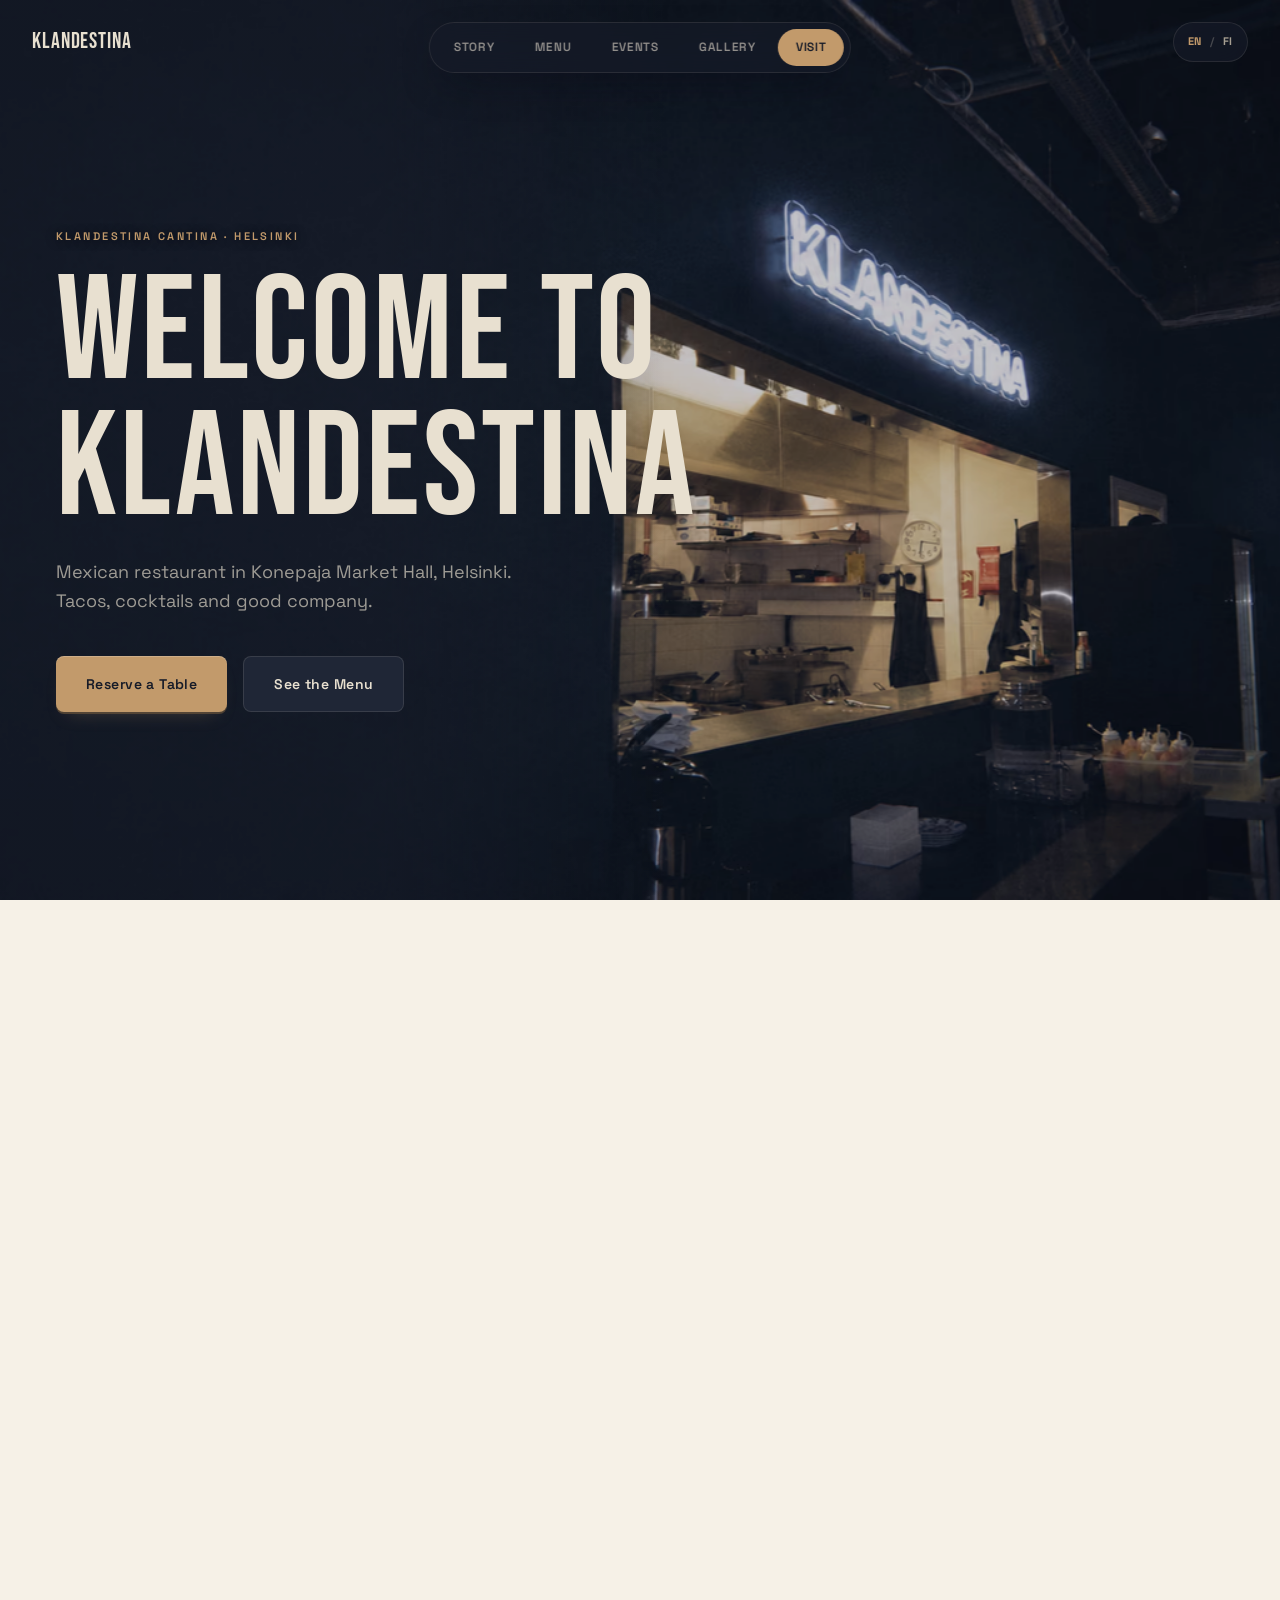
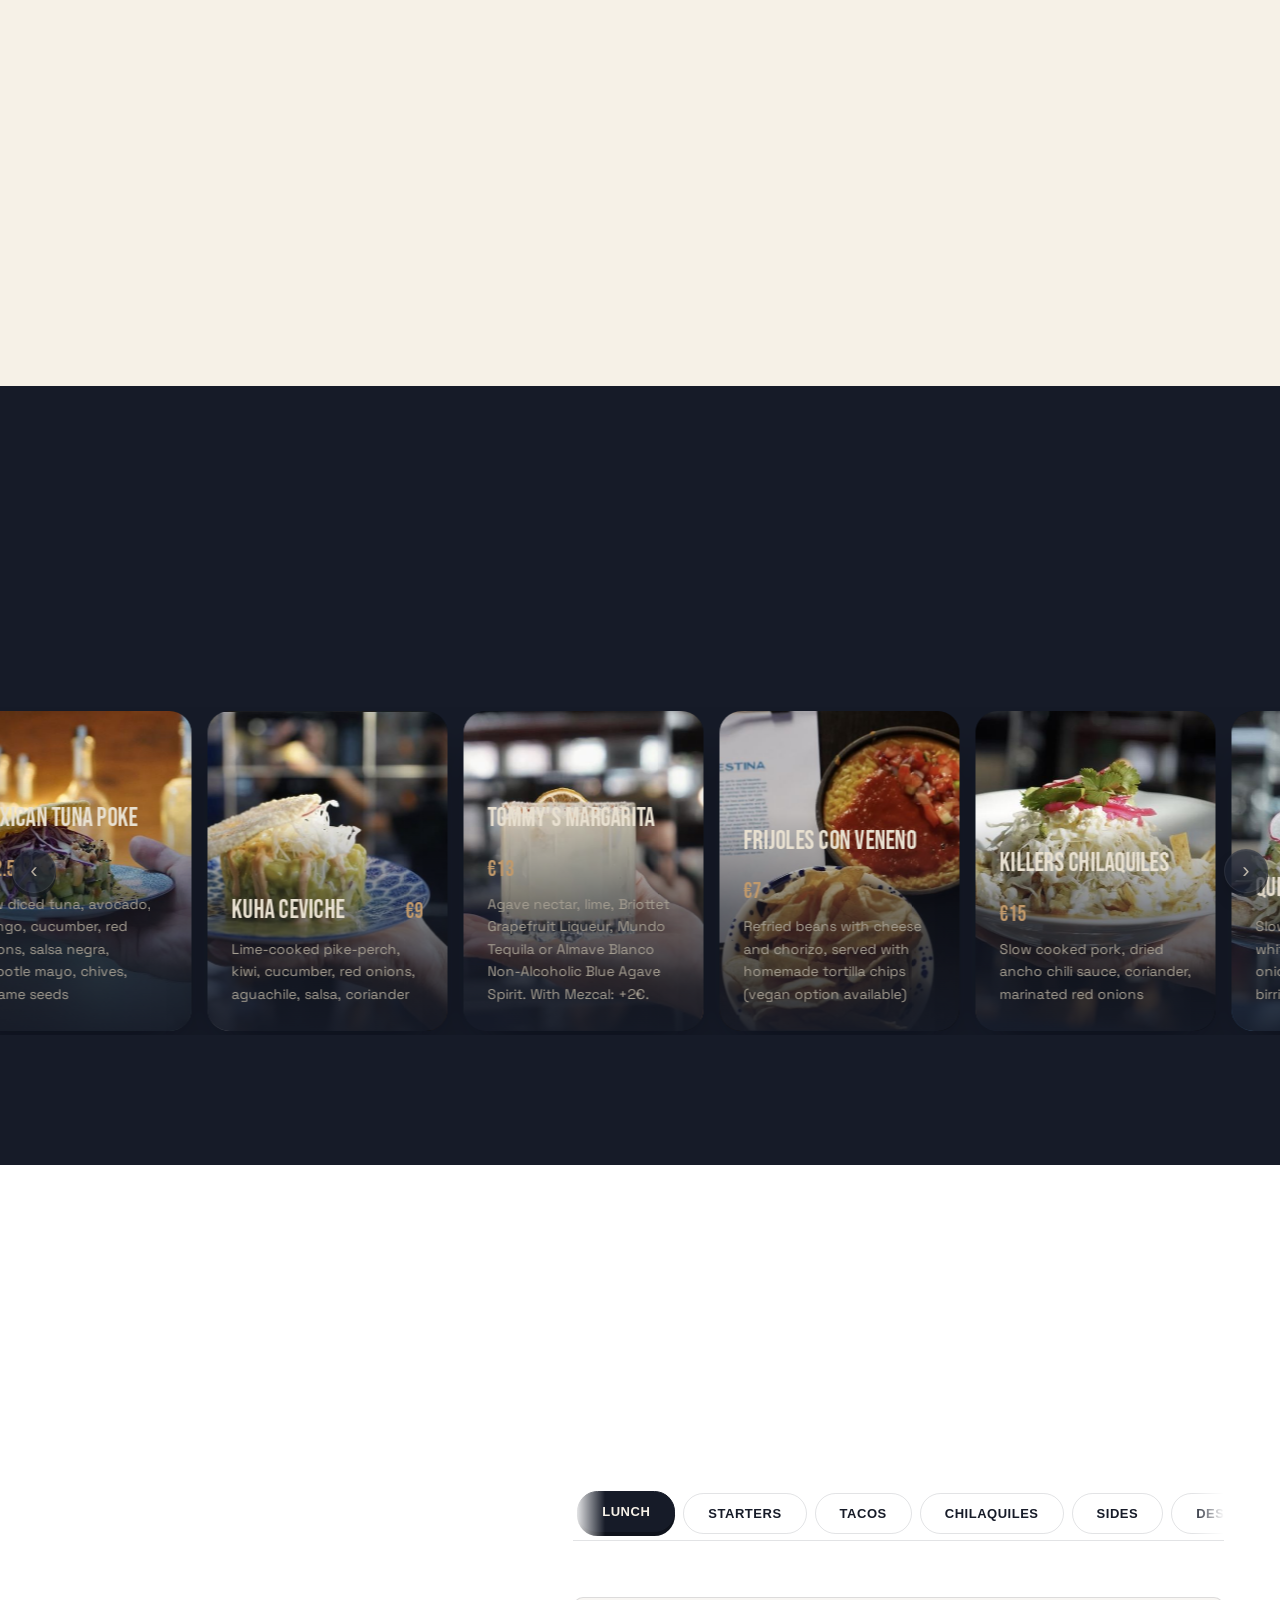
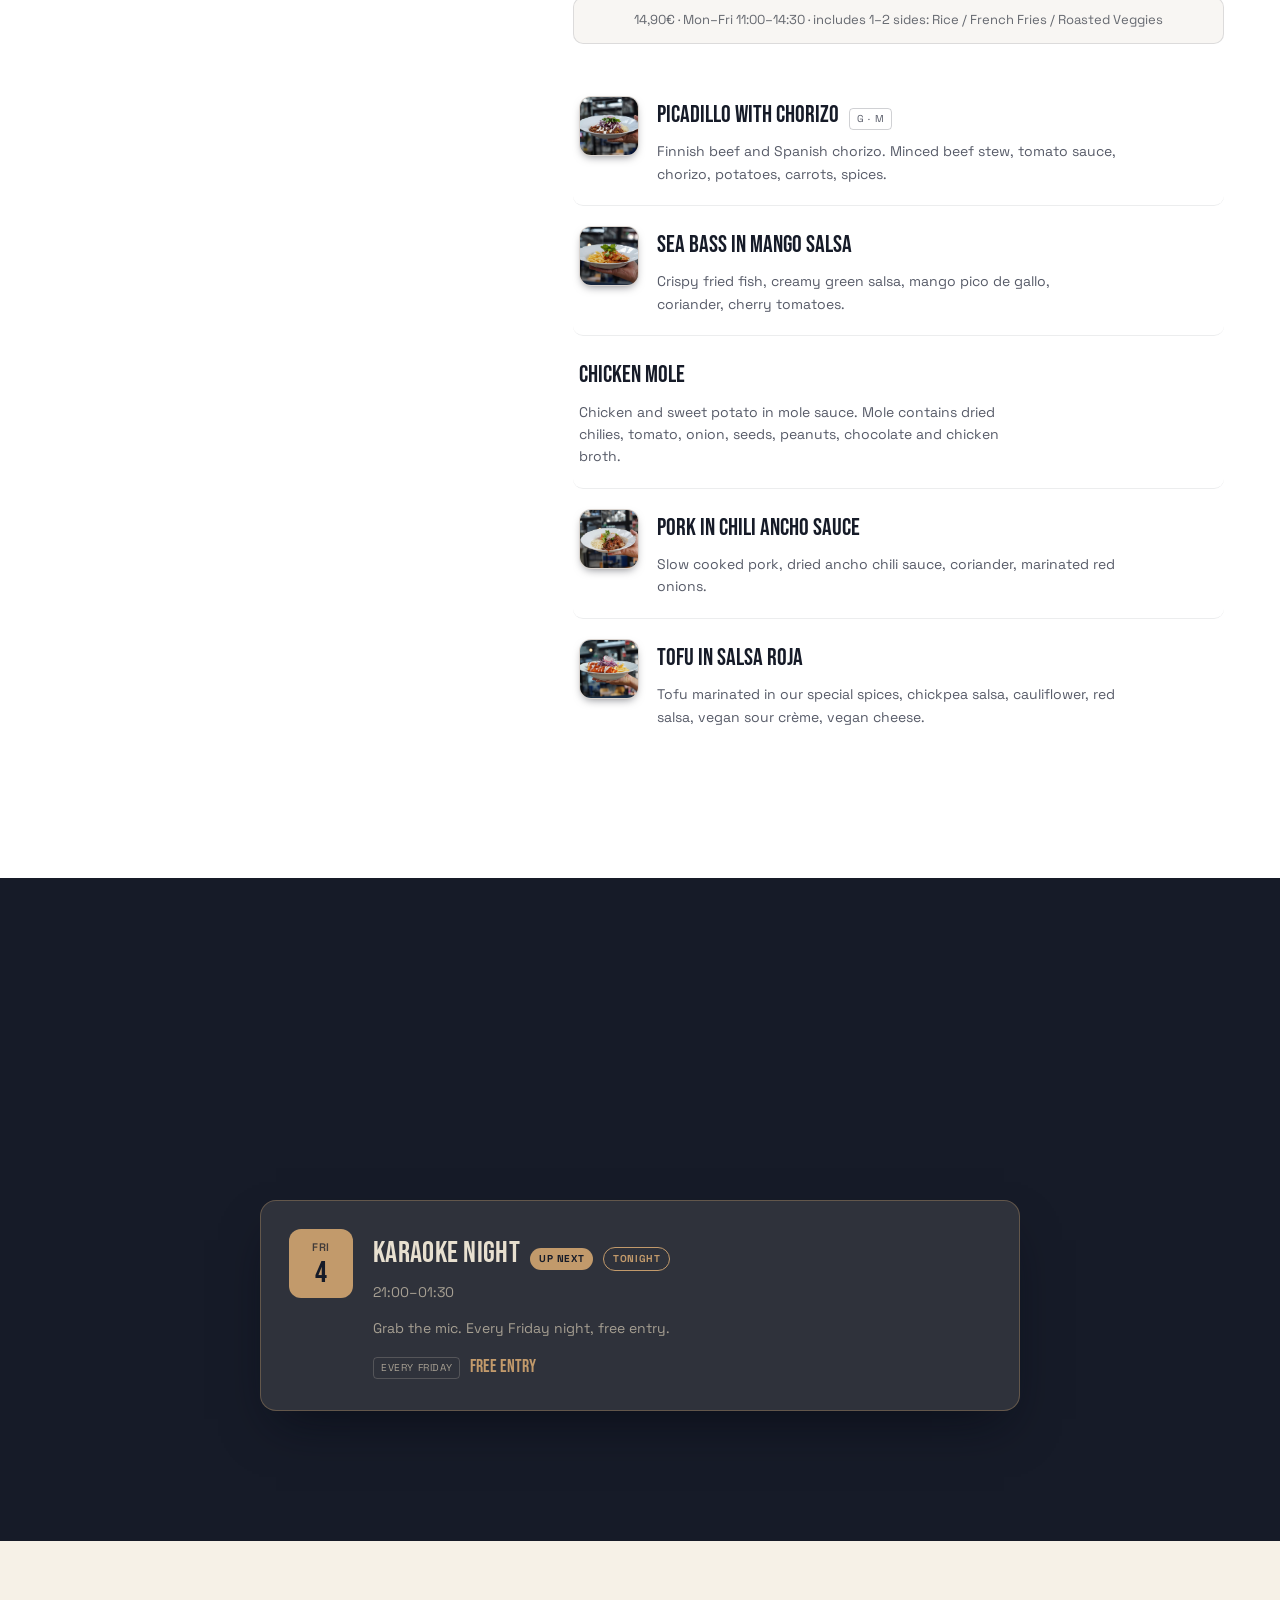
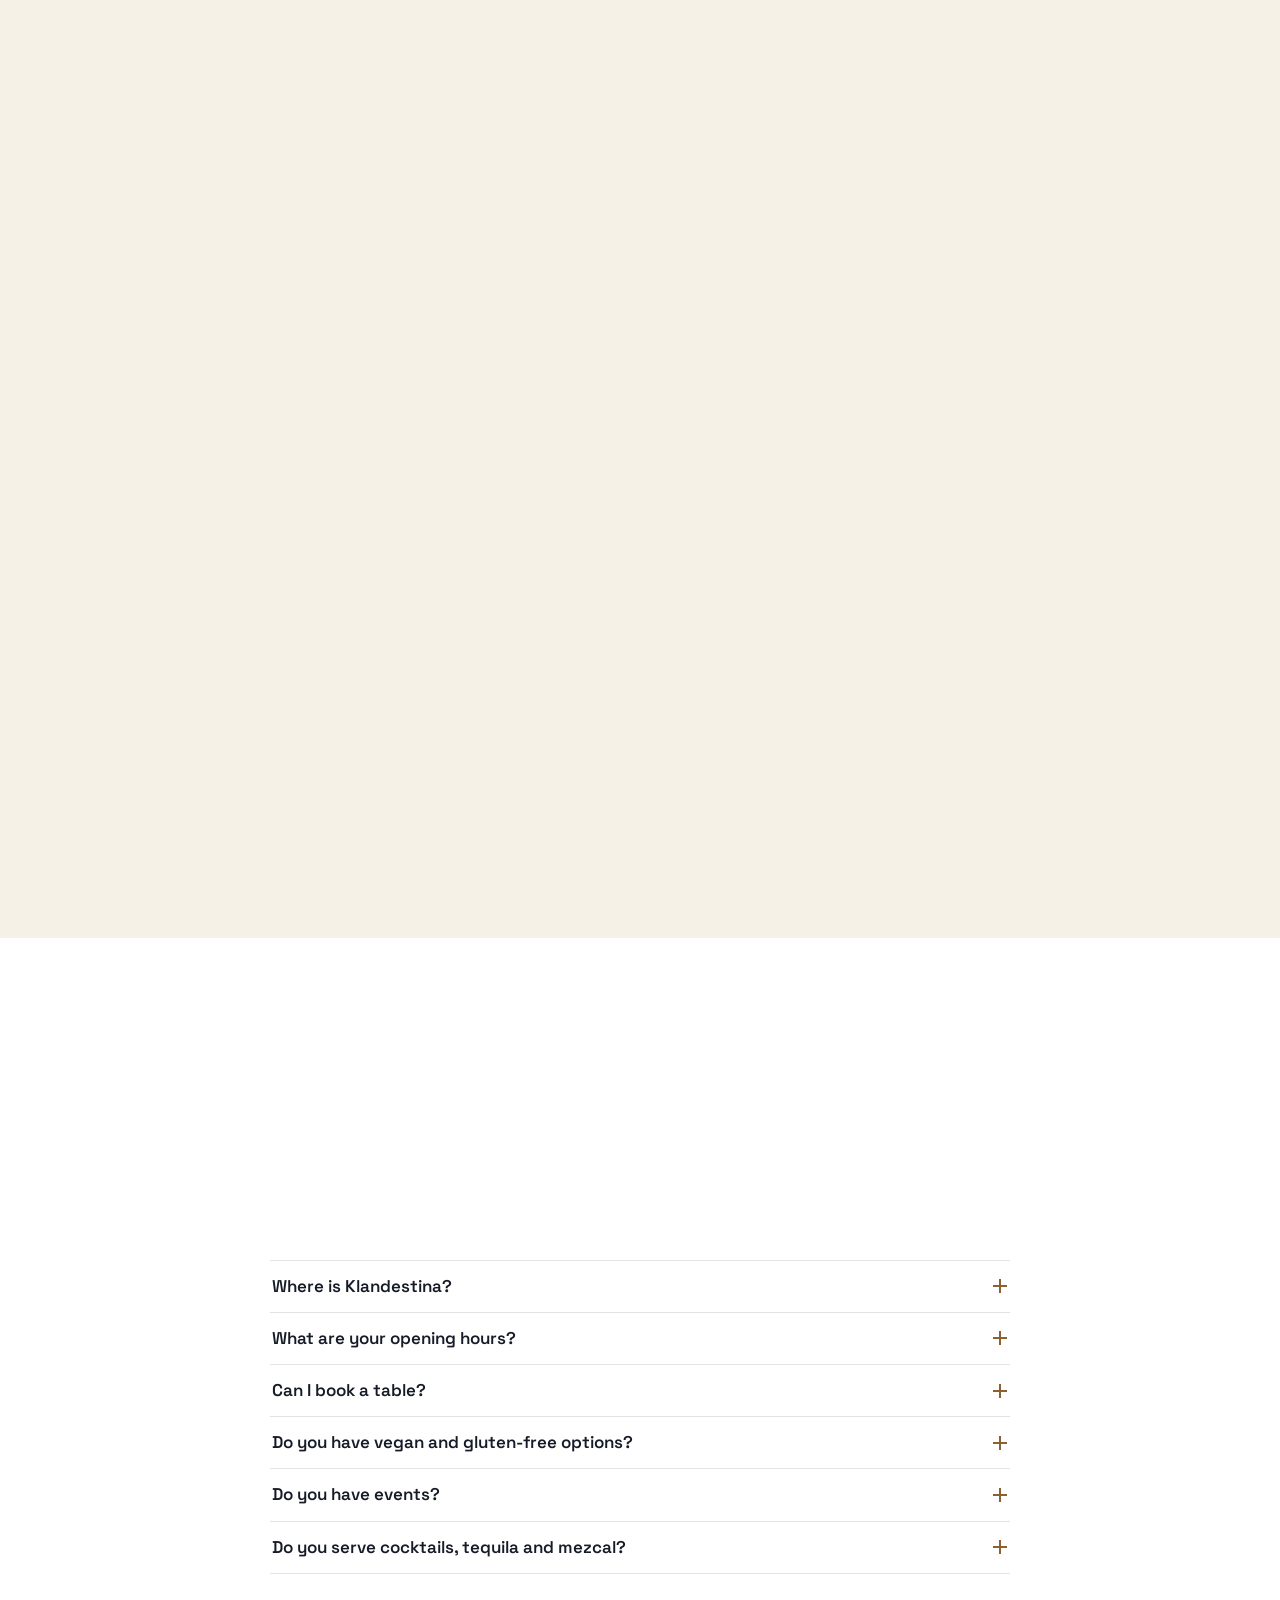
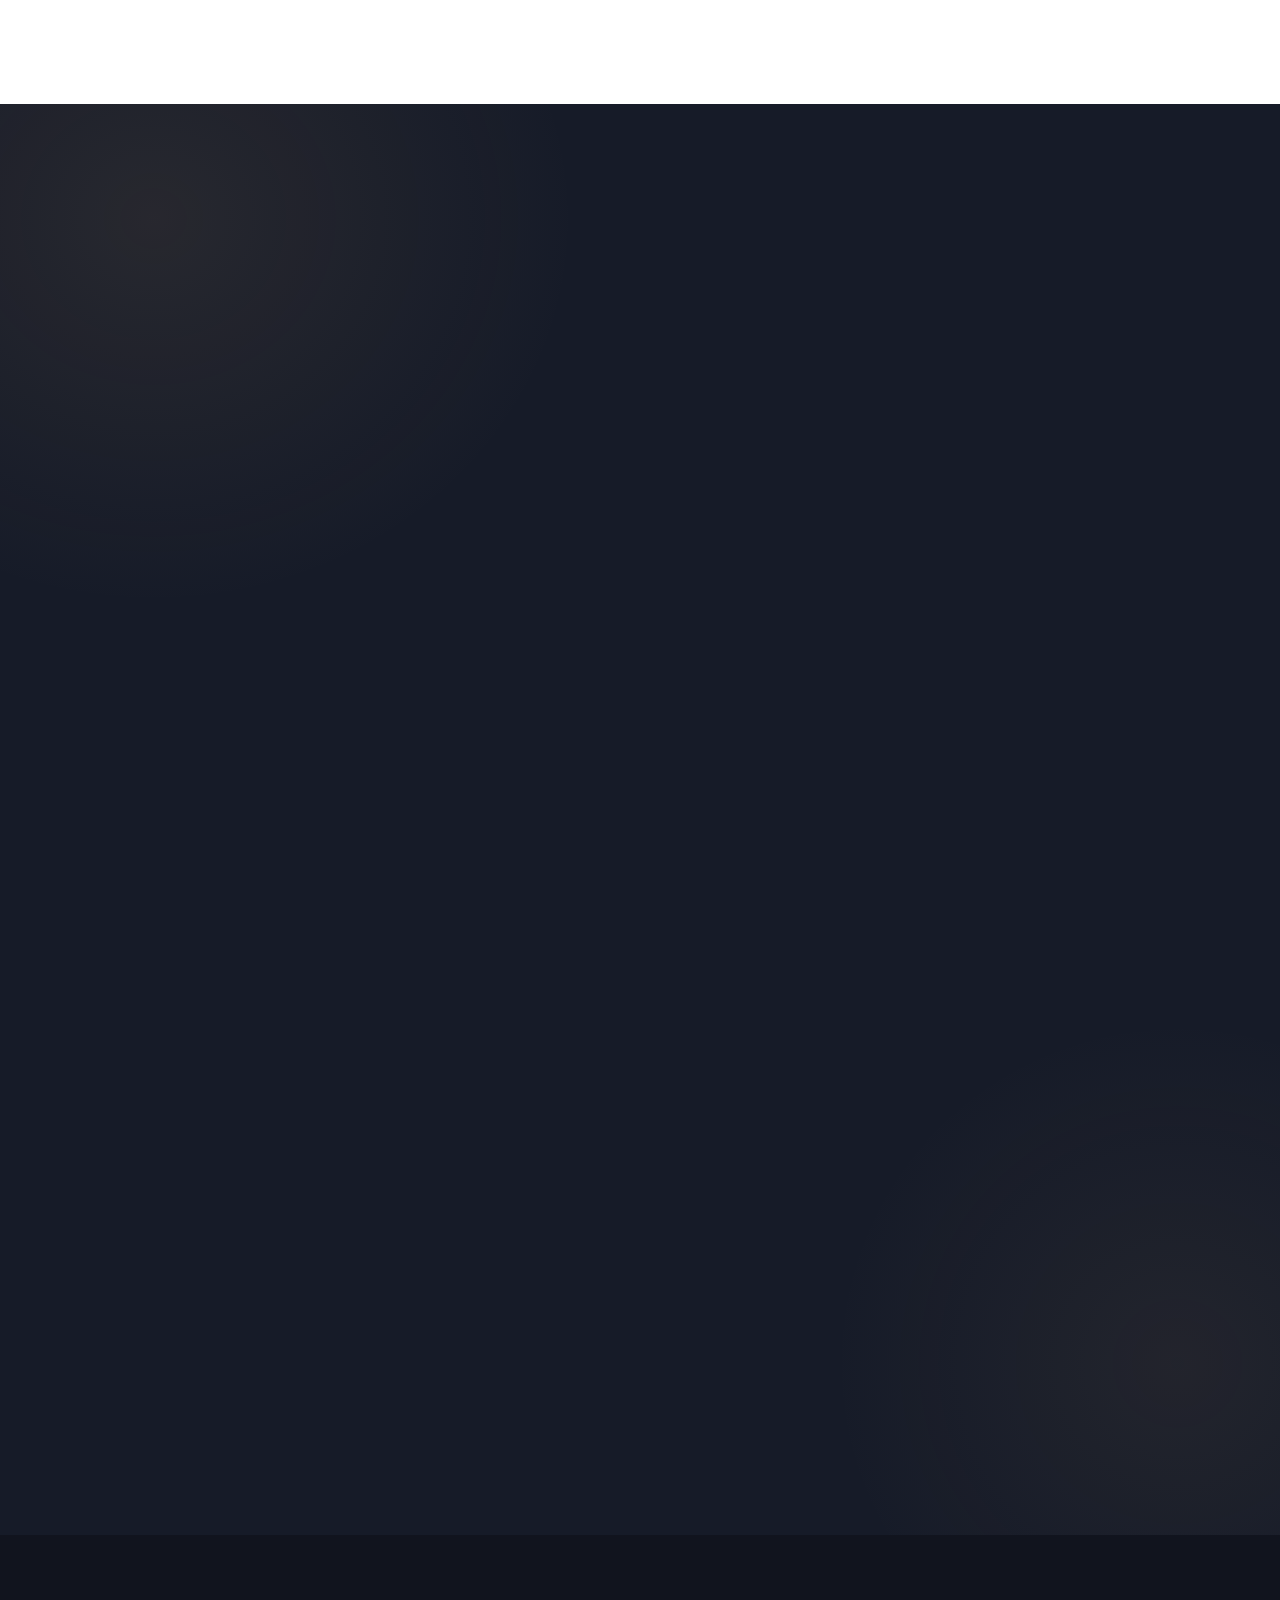
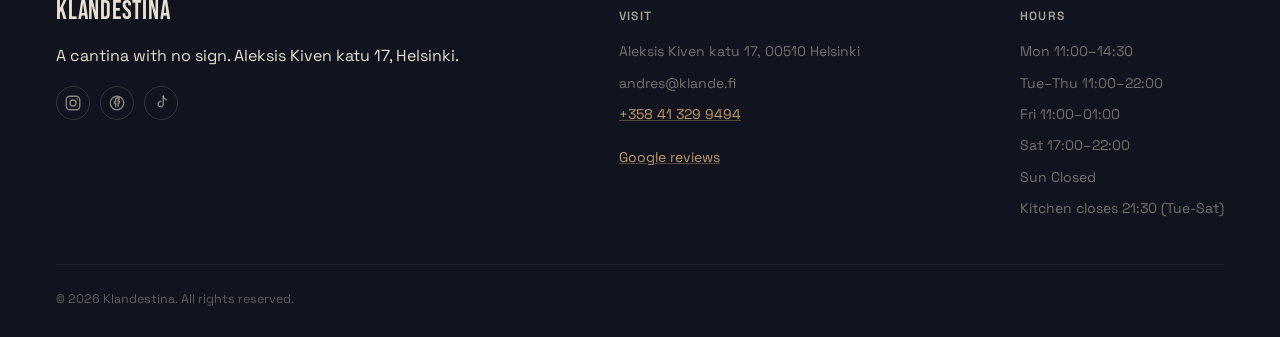
<file: about/index.html>
<!doctype html>
<html lang="en">
<head>
  <meta charset="utf-8">
  <meta name="viewport" content="width=device-width, initial-scale=1">
  <title>Klandestina</title>
  <meta name="robots" content="noindex">
  <meta name="theme-color" content="#161b28">
  <link rel="icon" href="/favicon.ico" sizes="any">
  <link rel="canonical" href="https://klande.fi/#story">
  <meta http-equiv="refresh" content="0; url=/#story">
  <script>location.replace("/#story");</script>
  <style>
    body { margin: 0; min-height: 100vh; display: flex; align-items: center; justify-content: center;
      background: #161b28; color: #f6f1e7; font-family: "Space Grotesk", system-ui, sans-serif; text-align: center; padding: 24px; }
    a { color: #e7a855; }
  </style>
</head>
<body>
  <p>Taking you to <a href="/#story">our story</a>&hellip;</p>
</body>
</html>
</file>
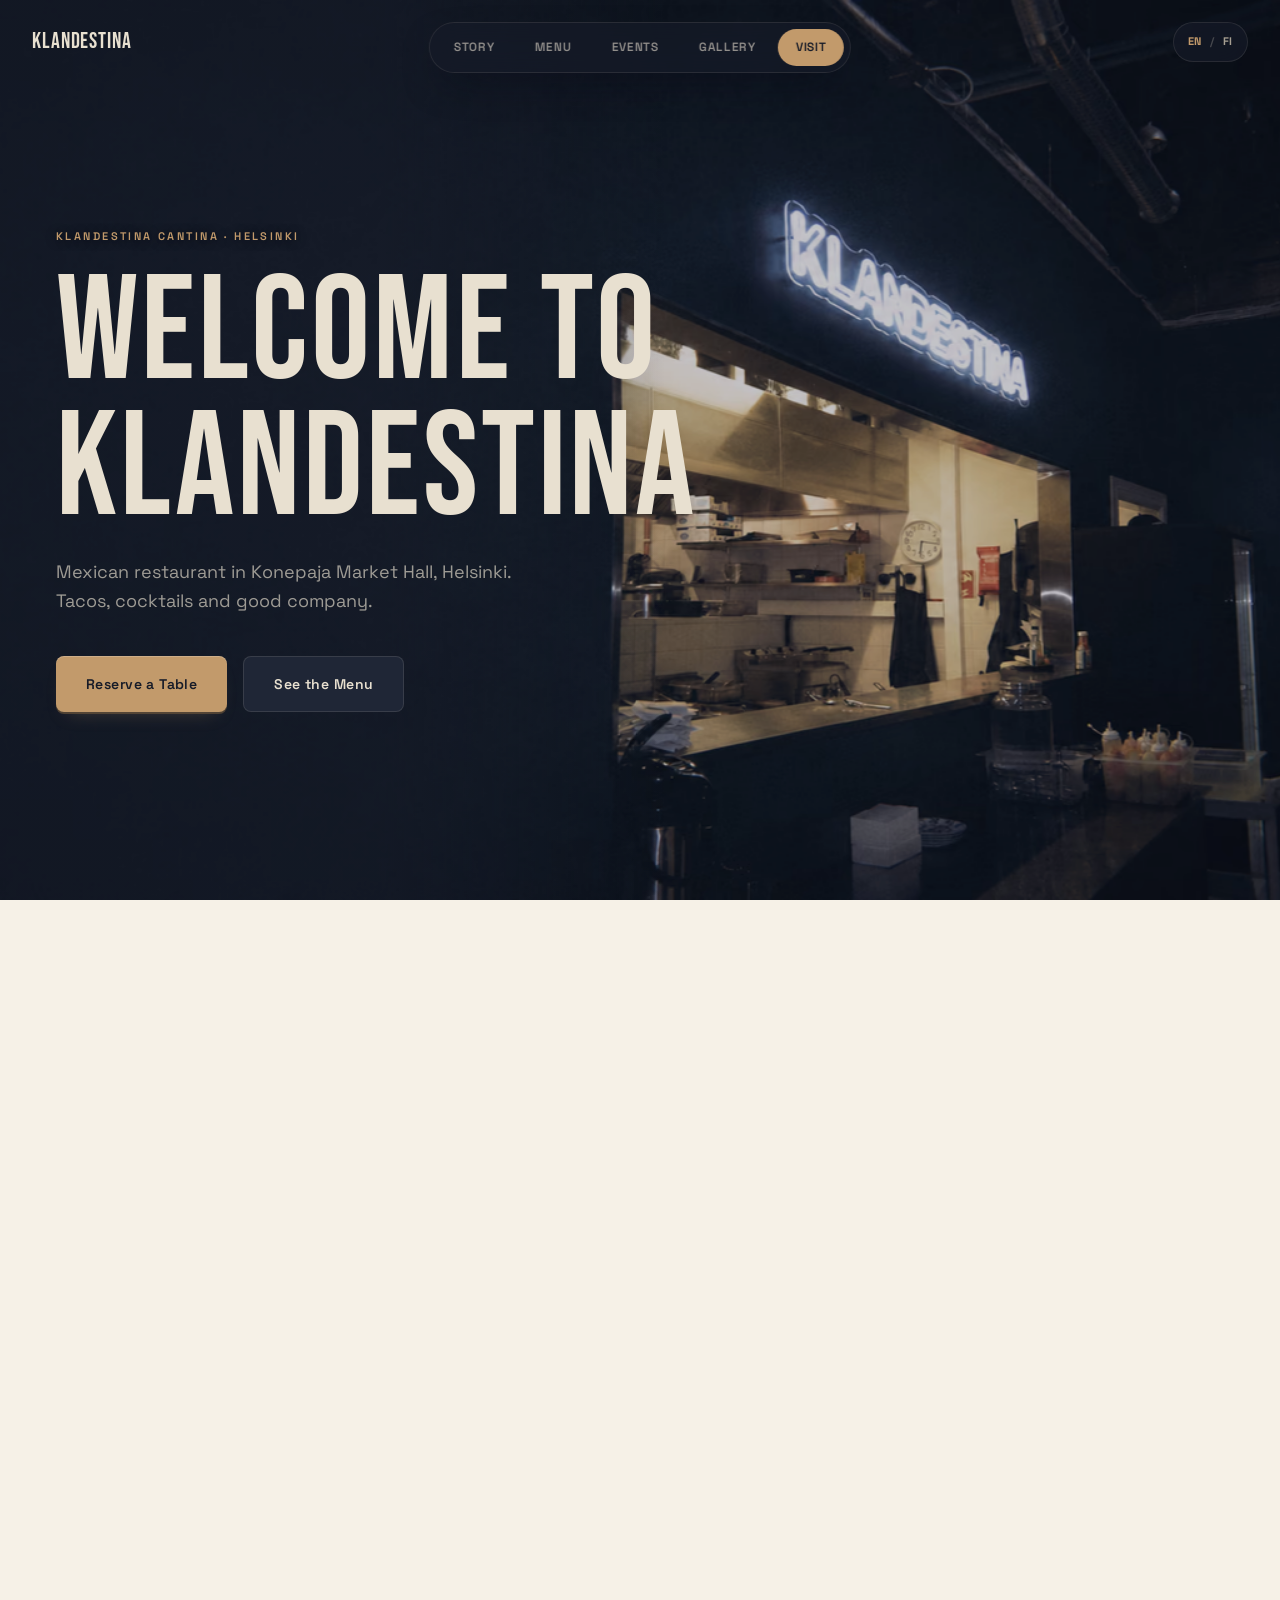
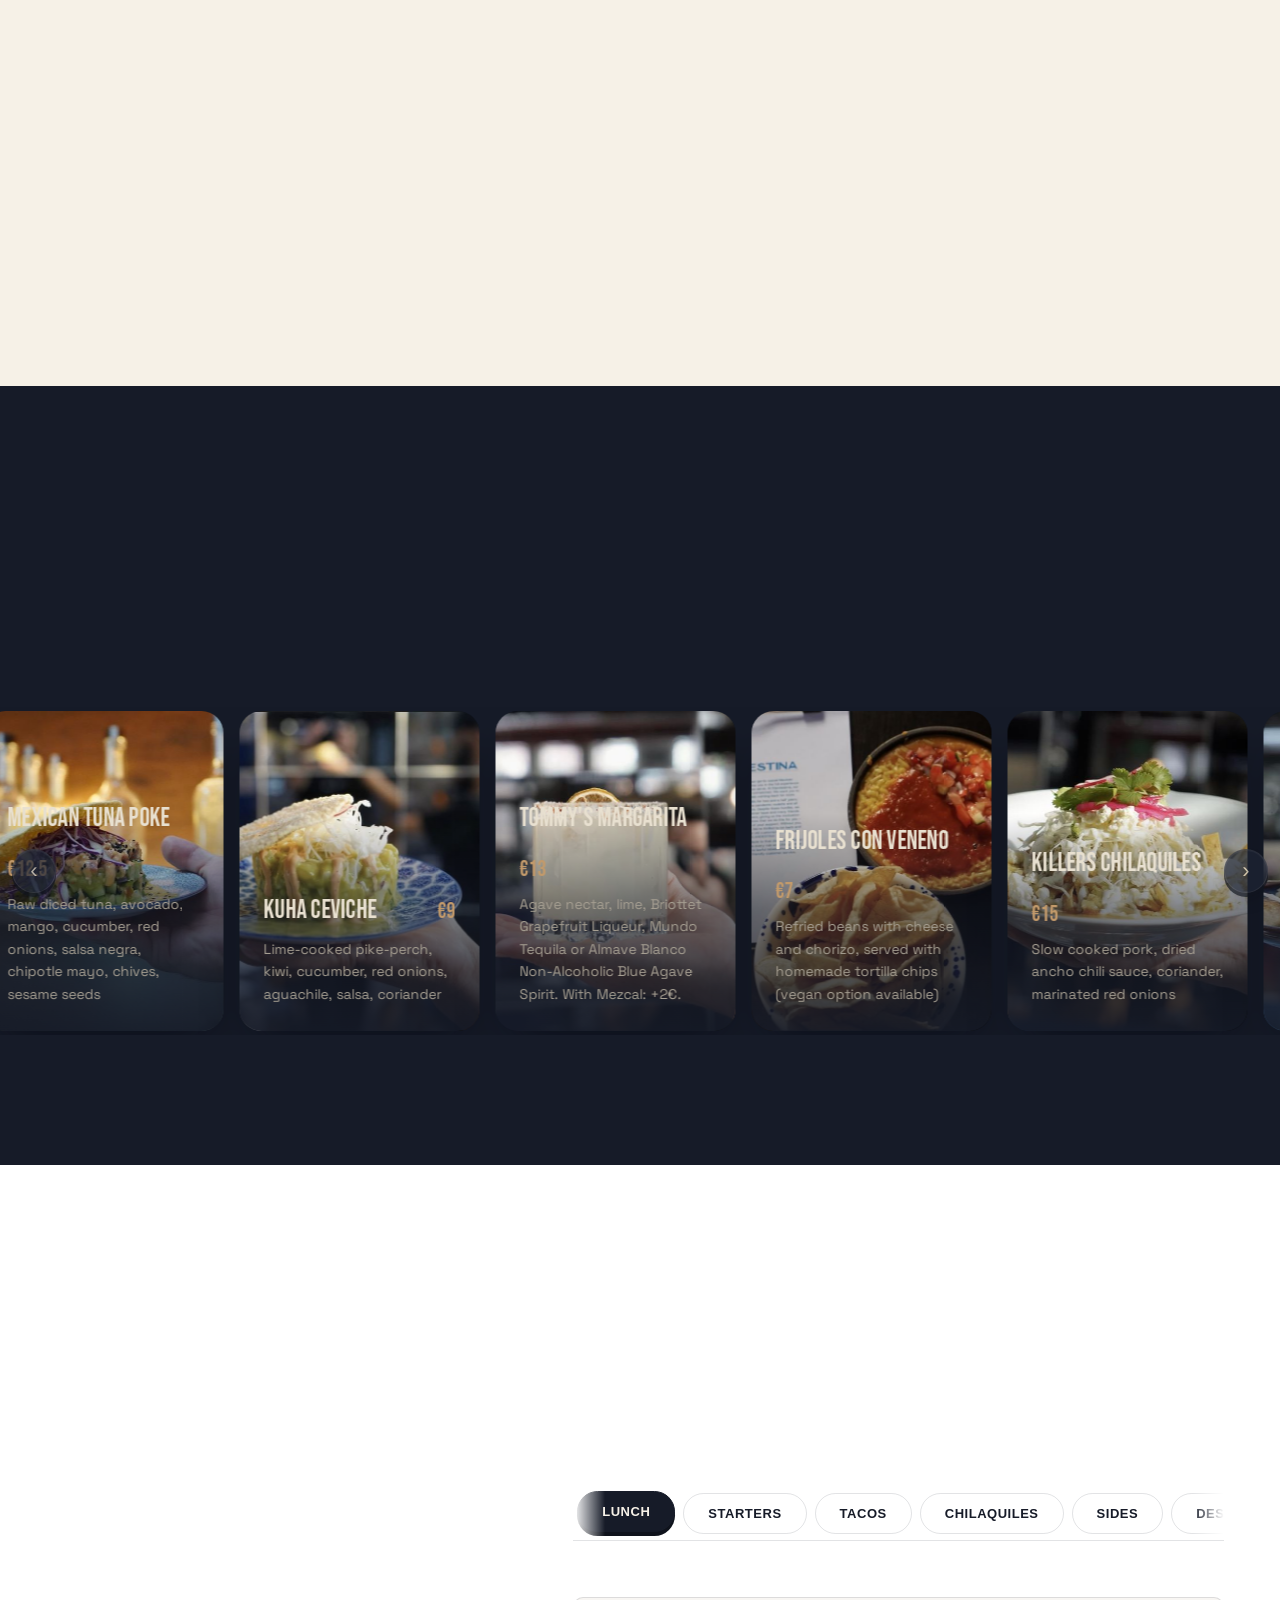
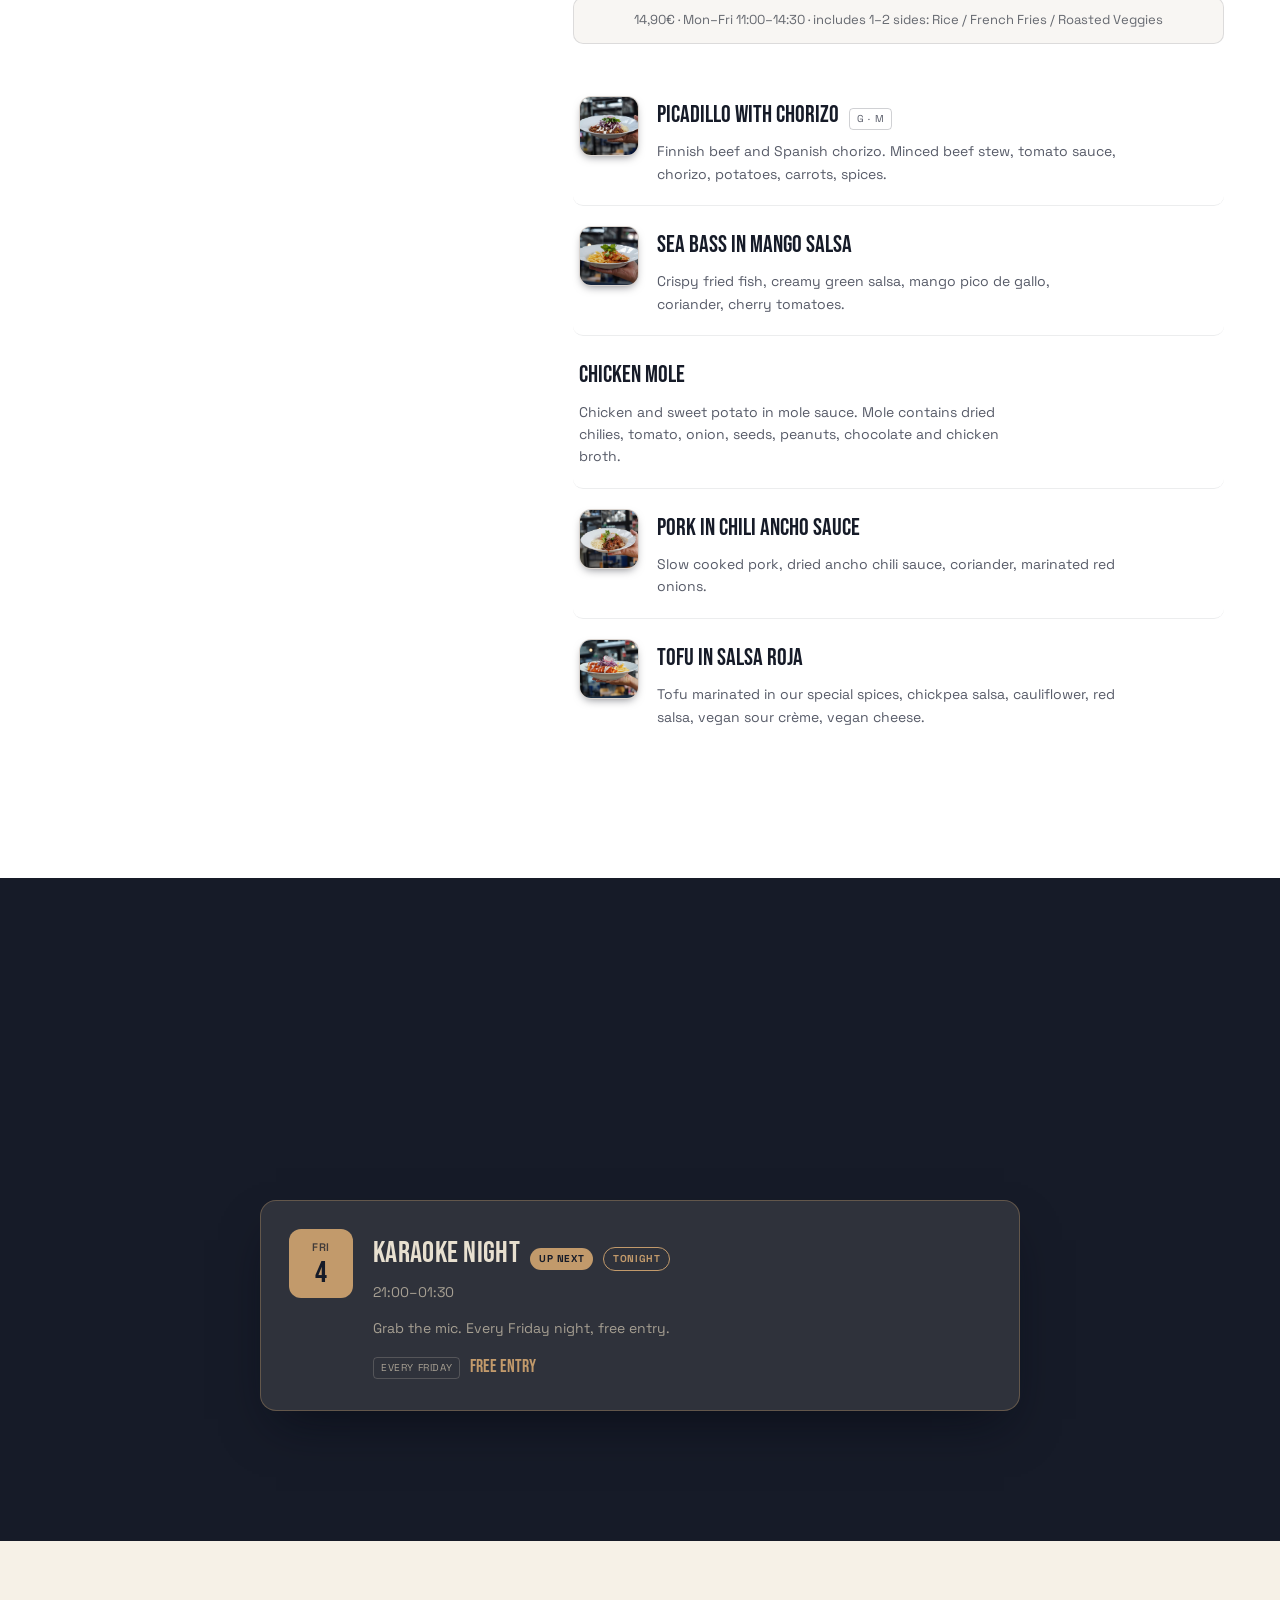
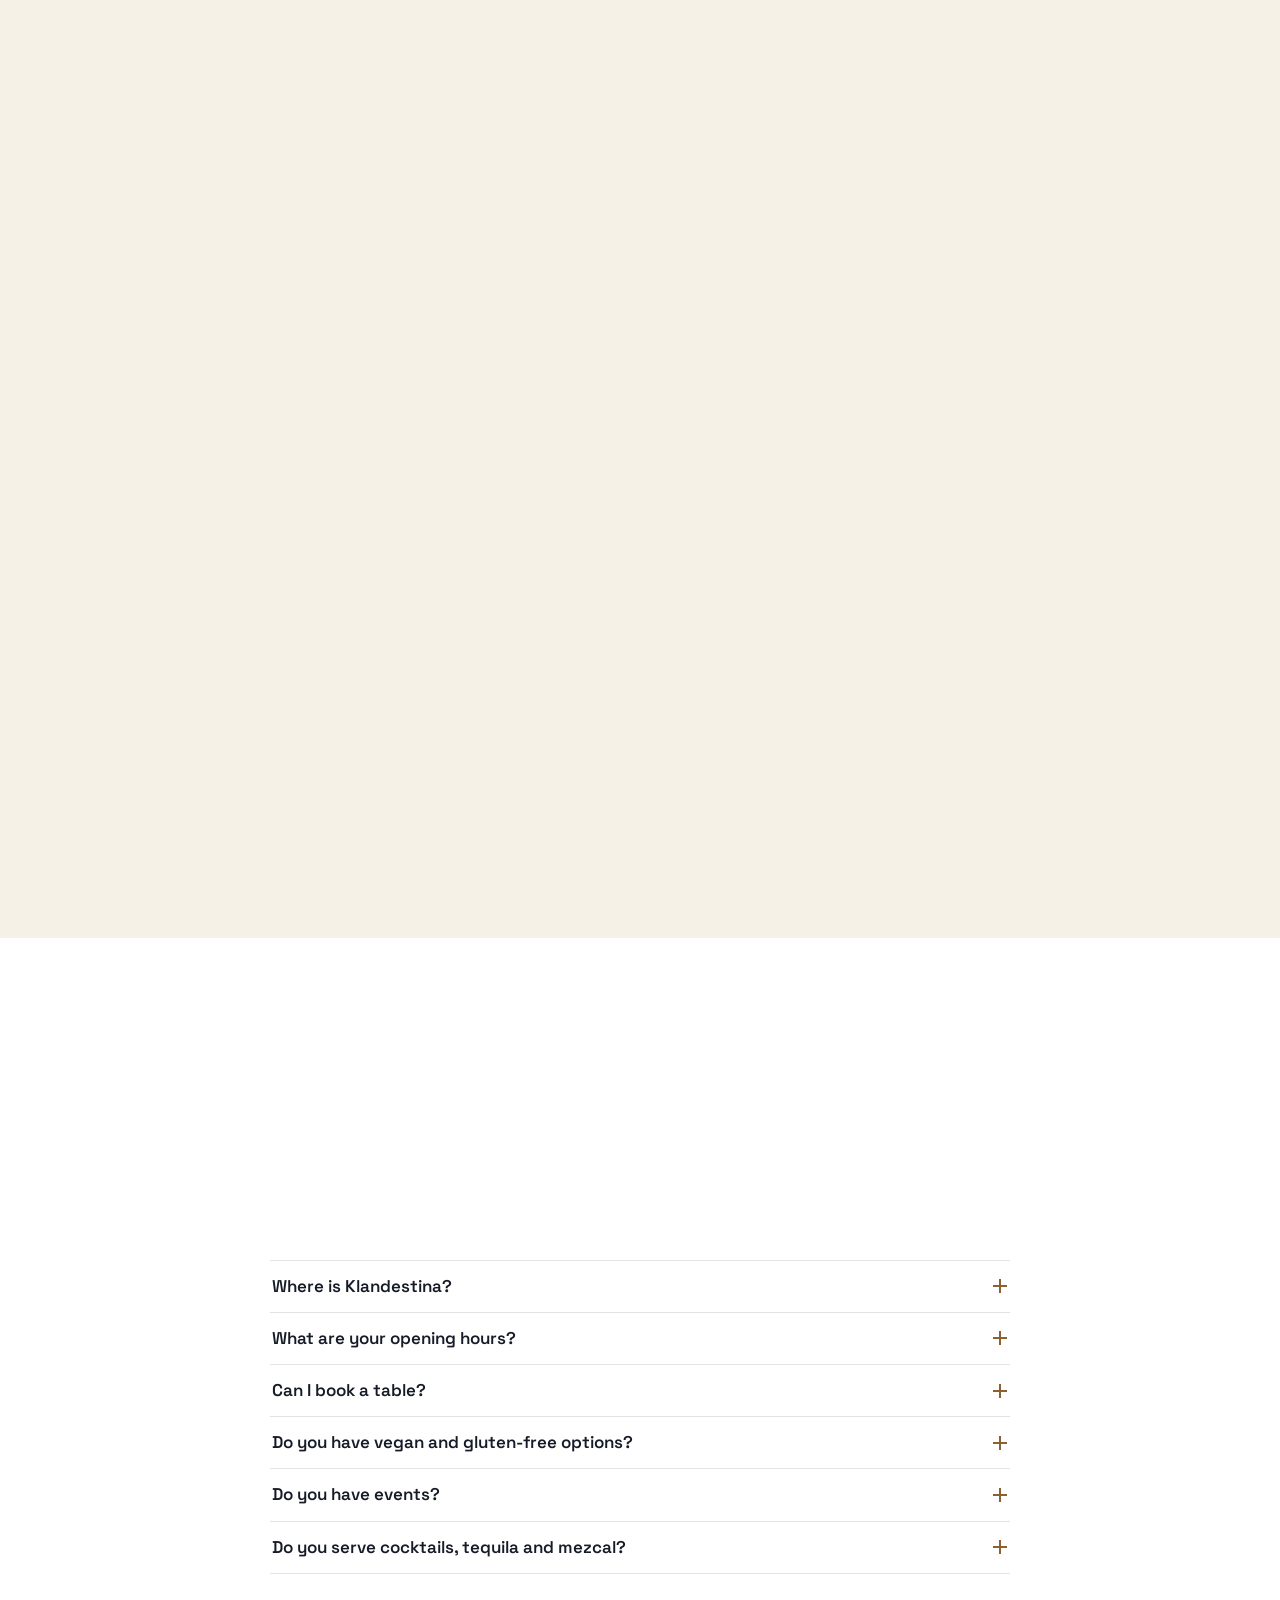
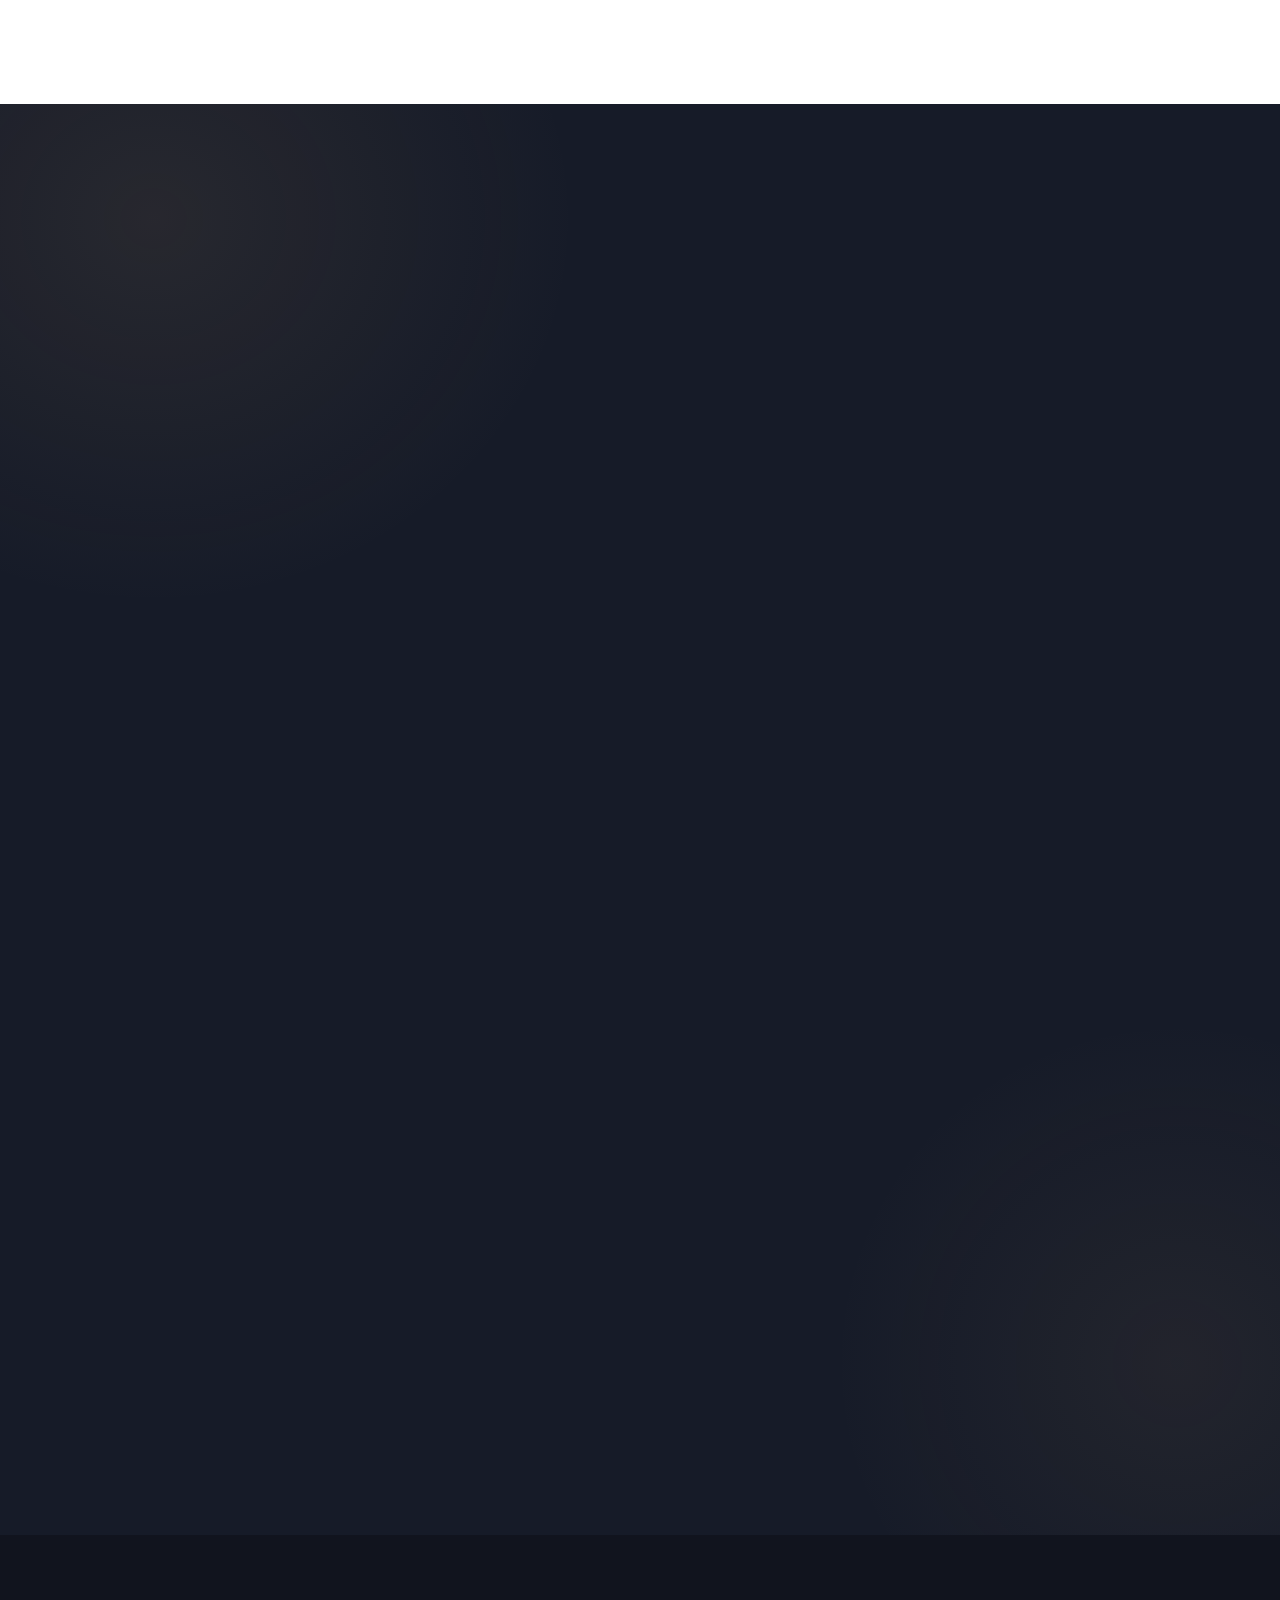
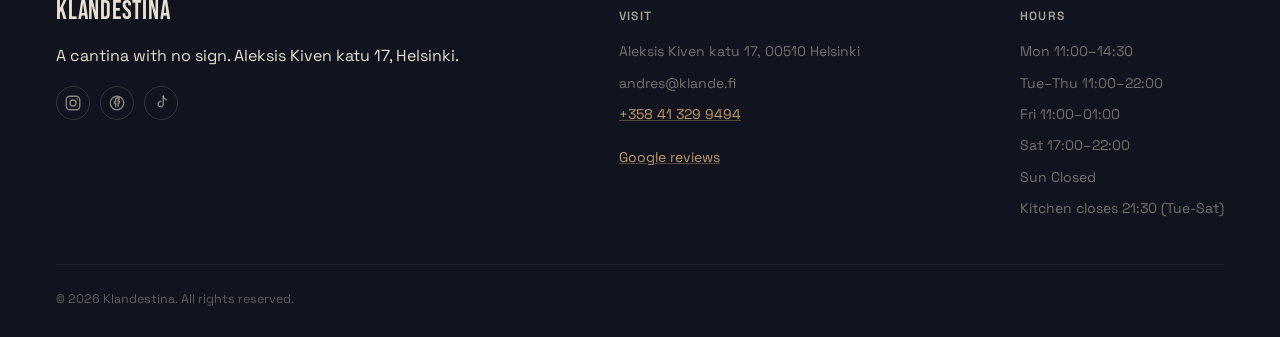
<file: catering/index.html>
<!doctype html>
<html lang="en">
<head>
  <meta charset="utf-8">
  <meta name="viewport" content="width=device-width, initial-scale=1">
  <title>Klandestina</title>
  <meta name="robots" content="noindex">
  <meta name="theme-color" content="#161b28">
  <link rel="icon" href="/favicon.ico" sizes="any">
  <link rel="canonical" href="https://klande.fi/#visit">
  <meta http-equiv="refresh" content="0; url=/#visit">
  <script>location.replace("/#visit");</script>
  <style>
    body { margin: 0; min-height: 100vh; display: flex; align-items: center; justify-content: center;
      background: #161b28; color: #f6f1e7; font-family: "Space Grotesk", system-ui, sans-serif; text-align: center; padding: 24px; }
    a { color: #e7a855; }
  </style>
</head>
<body>
  <p>Taking you to <a href="/#visit">Visit</a>&hellip;</p>
</body>
</html>
</file>
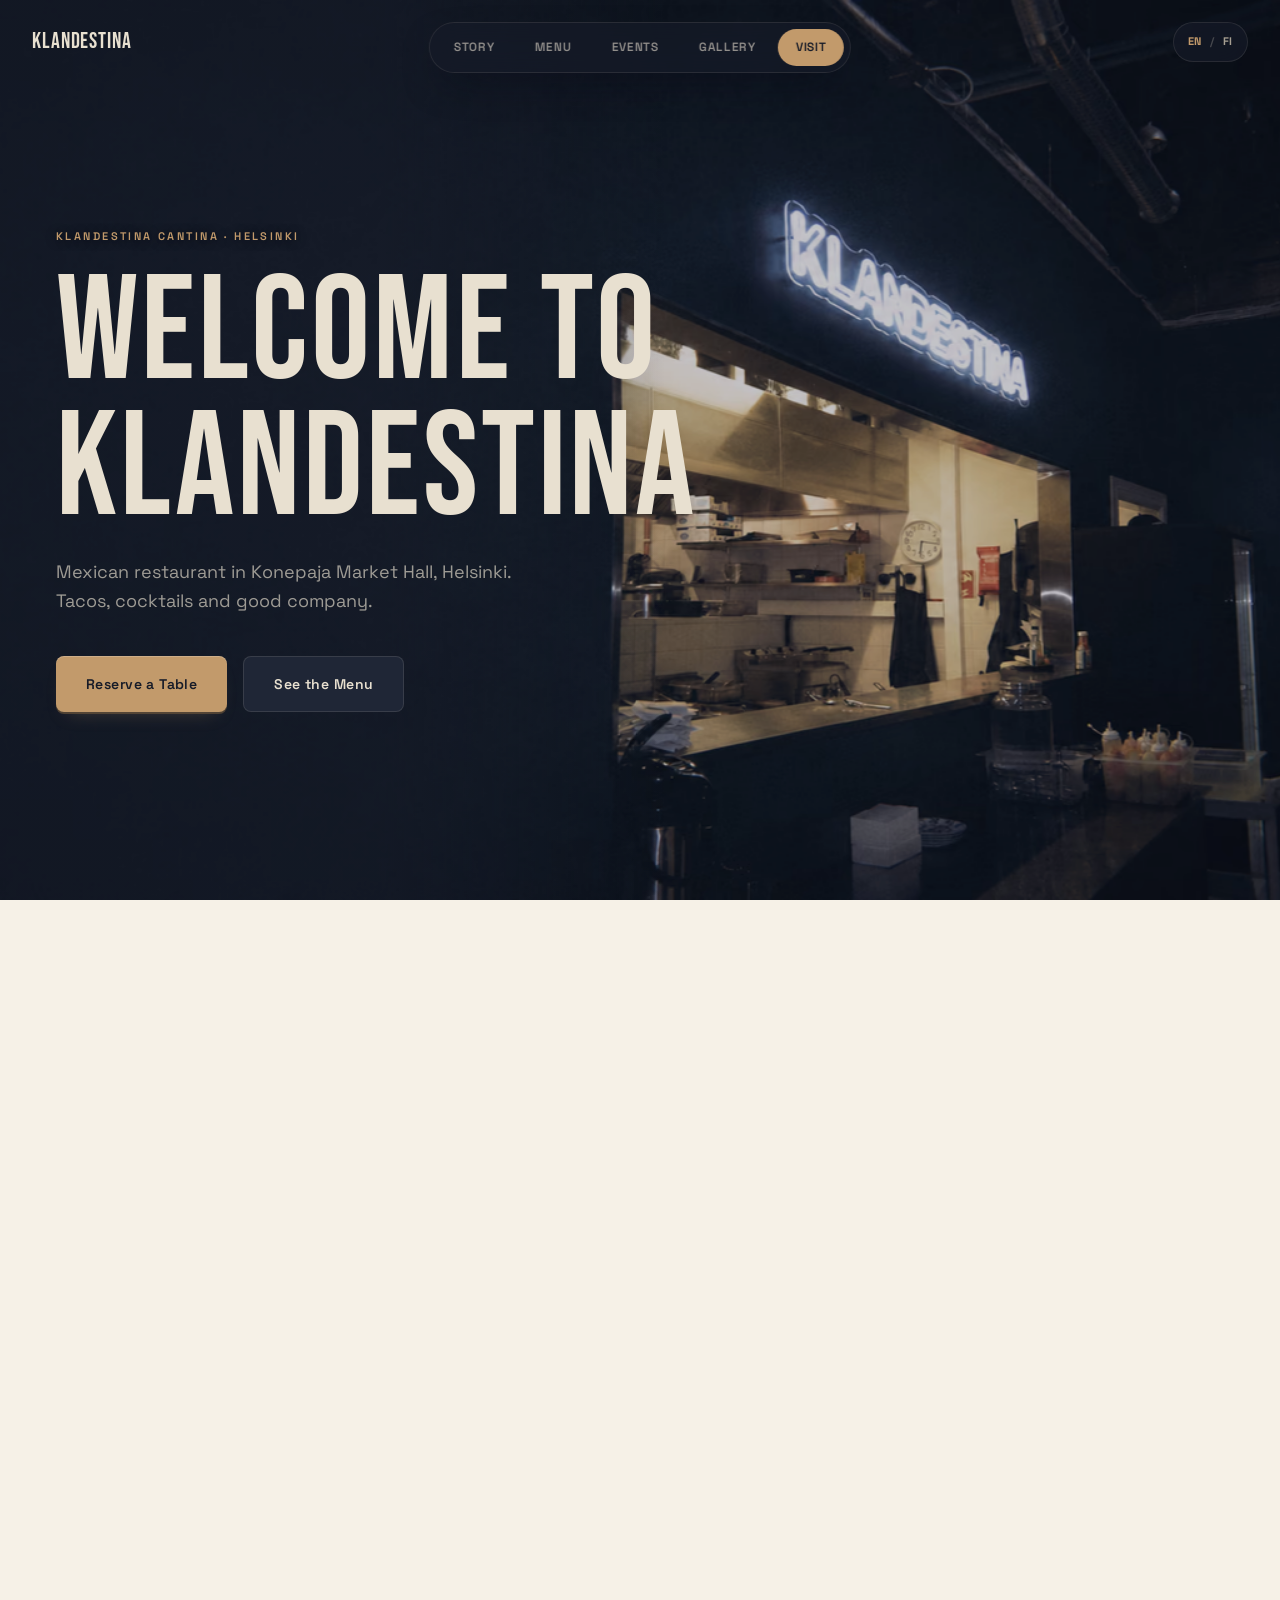
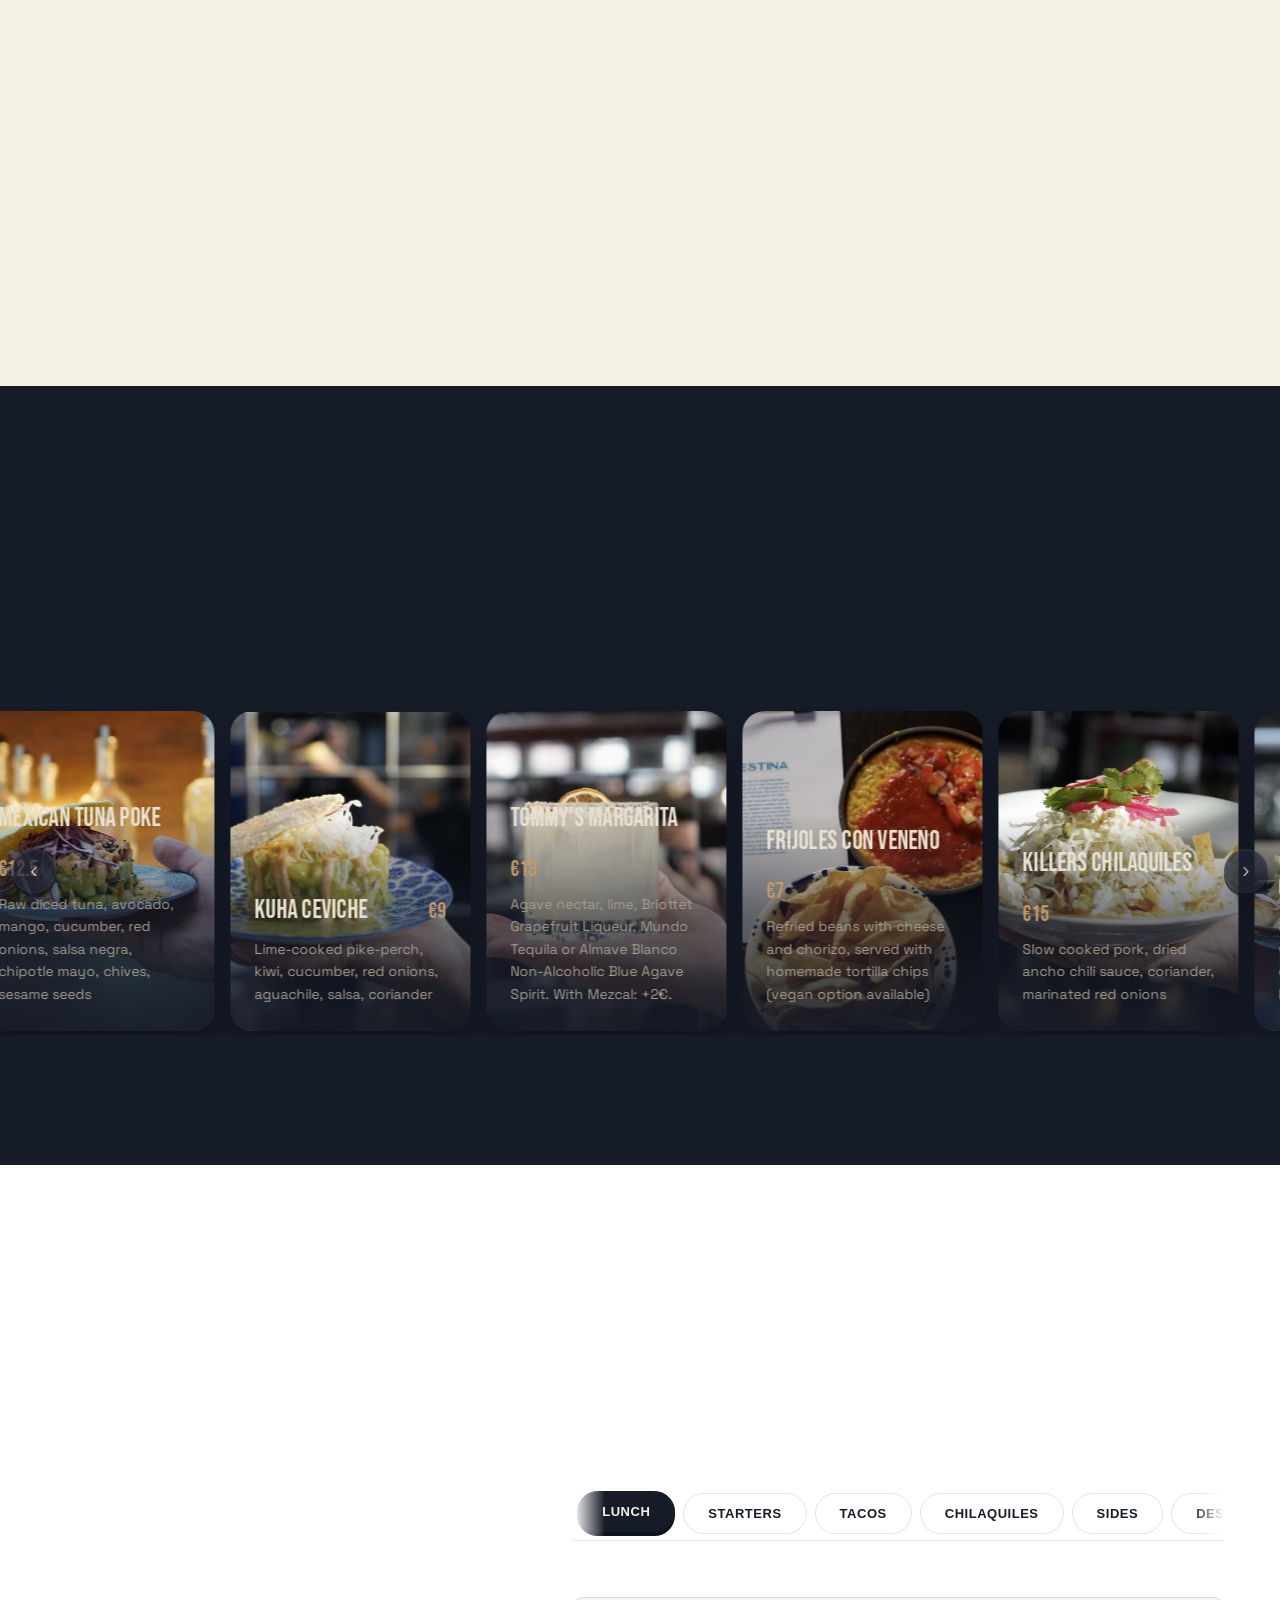
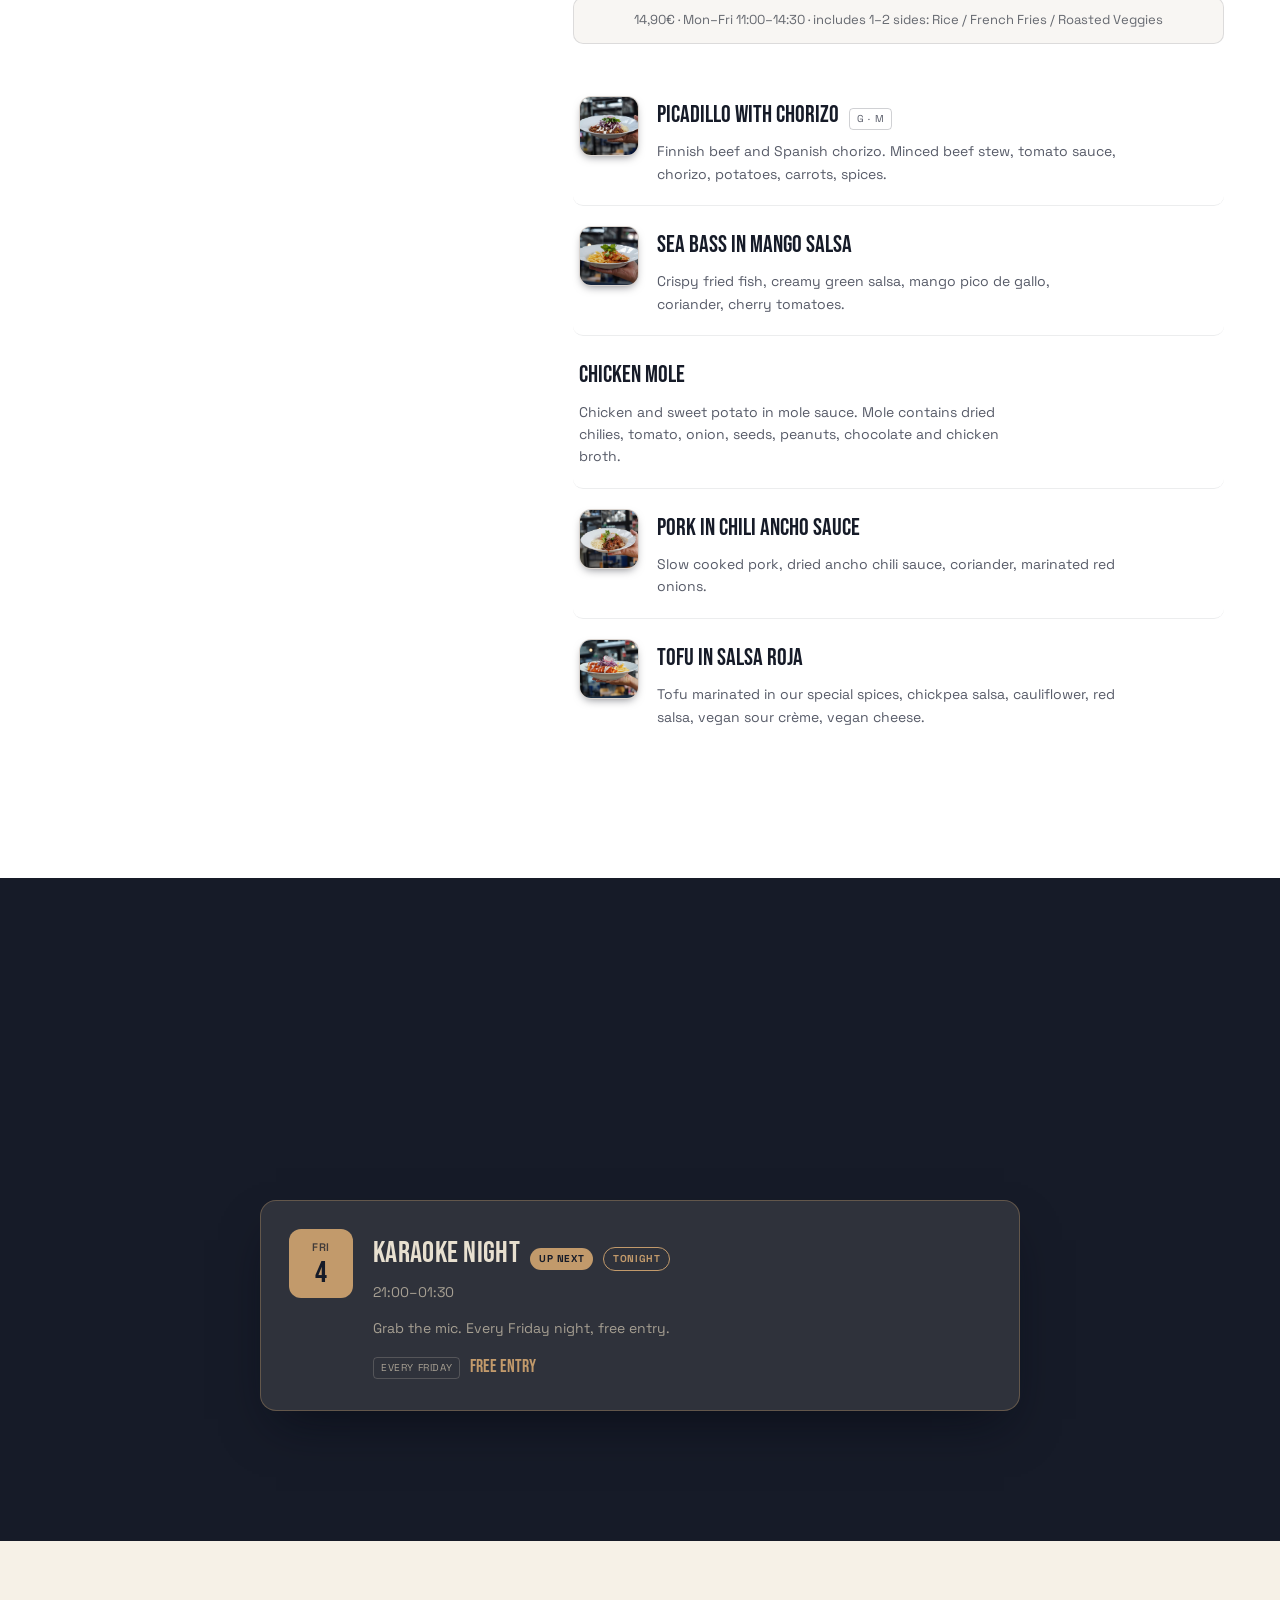
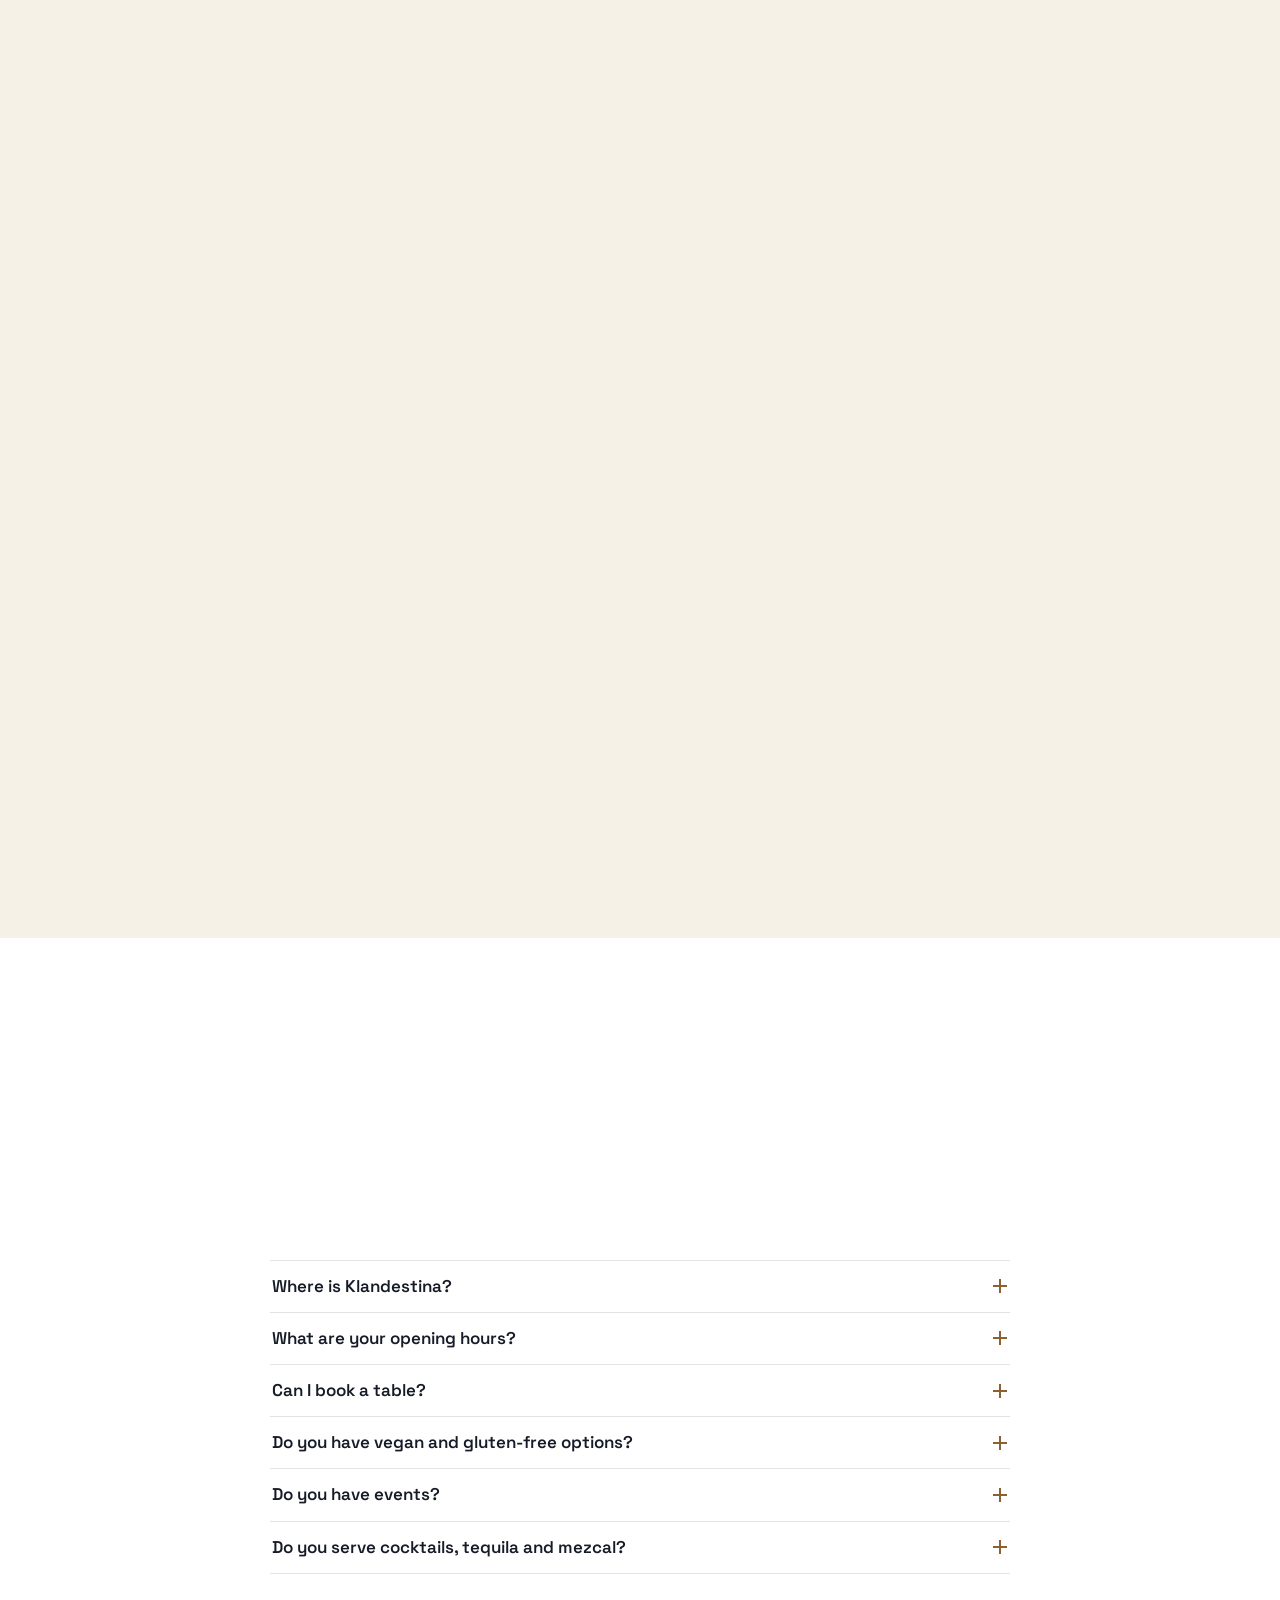
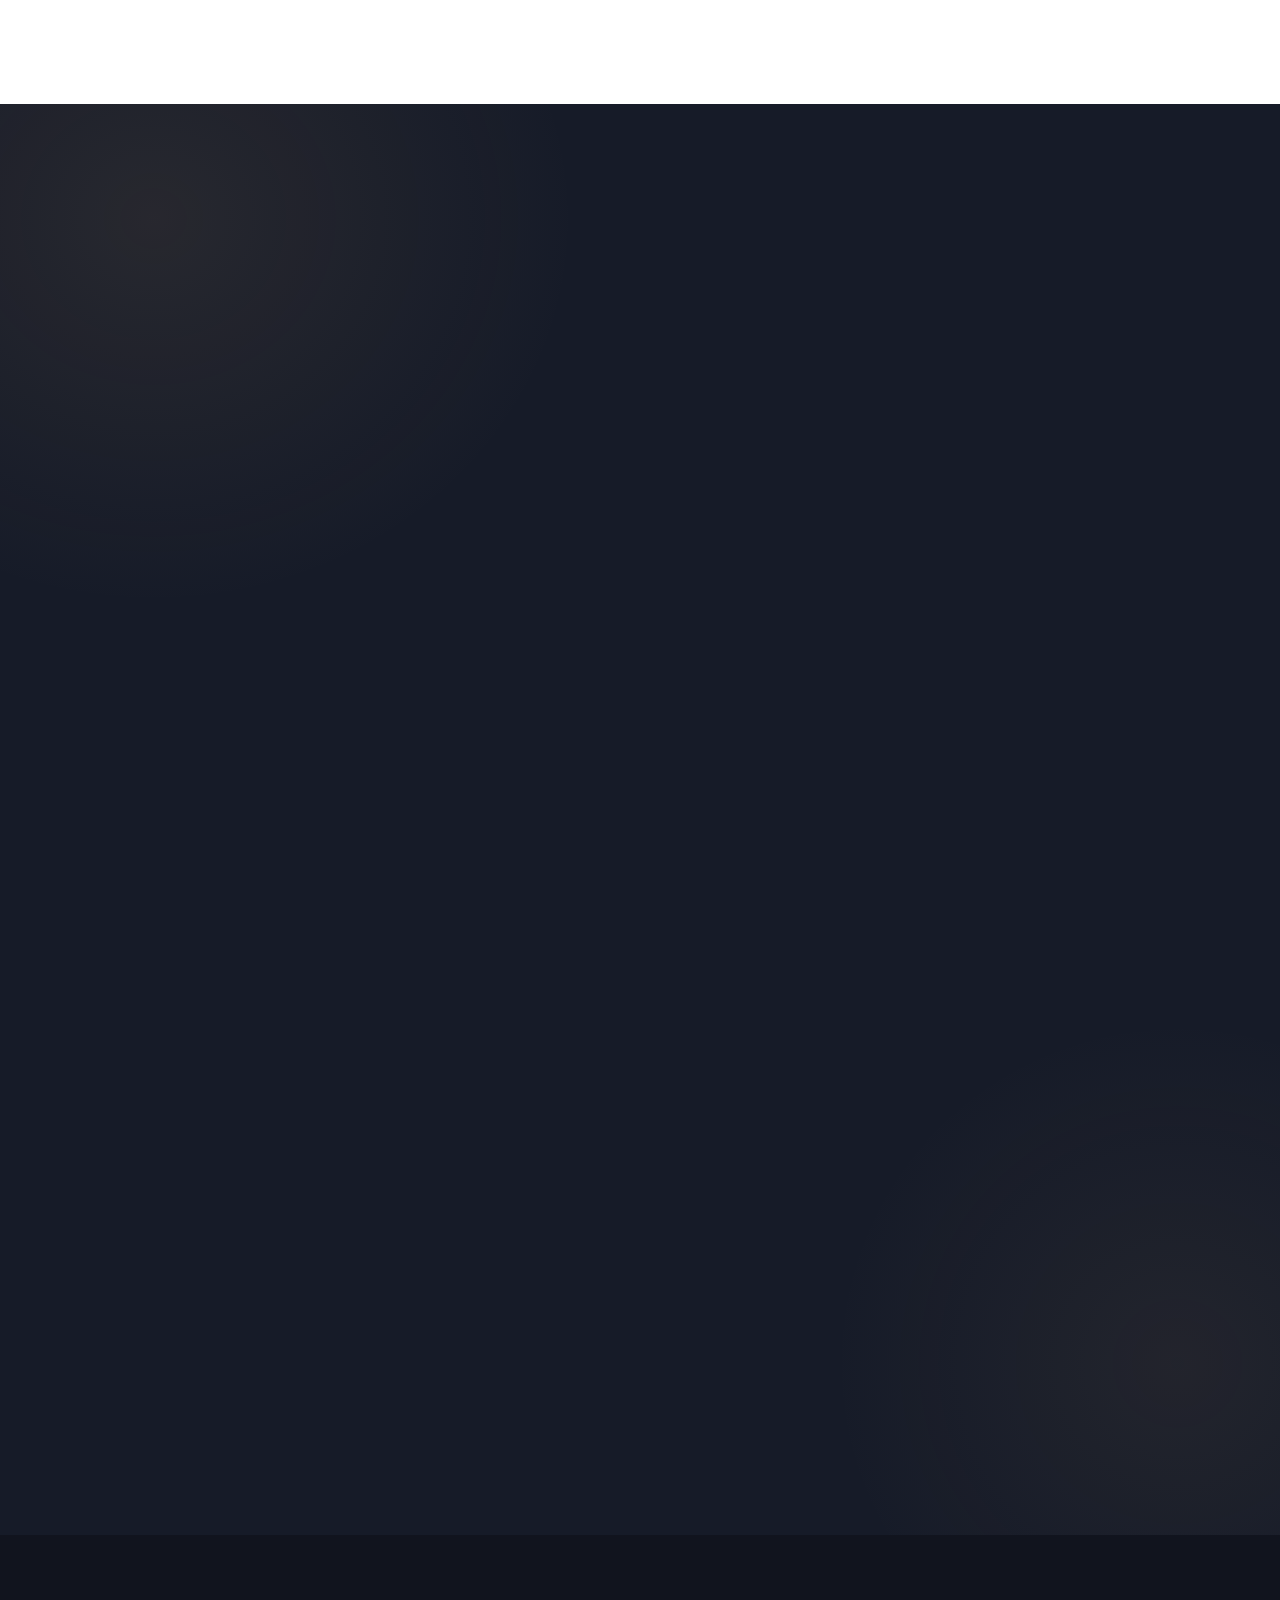
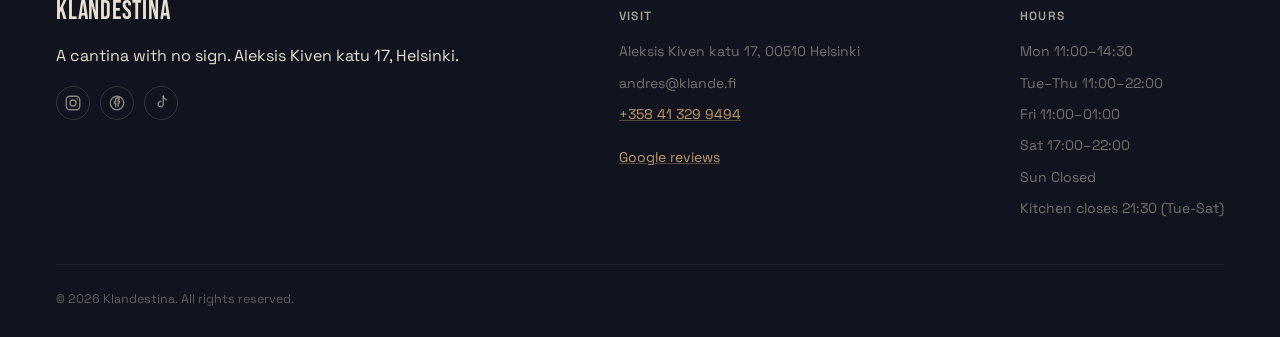
<file: events/index.html>
<!doctype html>
<html lang="en">
<head>
  <meta charset="utf-8">
  <meta name="viewport" content="width=device-width, initial-scale=1">
  <title>Klandestina</title>
  <meta name="robots" content="noindex">
  <meta name="theme-color" content="#161b28">
  <link rel="icon" href="/favicon.ico" sizes="any">
  <link rel="canonical" href="https://klande.fi/#events">
  <meta http-equiv="refresh" content="0; url=/#events">
  <script>location.replace("/#events");</script>
  <style>
    body { margin: 0; min-height: 100vh; display: flex; align-items: center; justify-content: center;
      background: #161b28; color: #f6f1e7; font-family: "Space Grotesk", system-ui, sans-serif; text-align: center; padding: 24px; }
    a { color: #e7a855; }
  </style>
</head>
<body>
  <p>Taking you to <a href="/#events">events</a>&hellip;</p>
</body>
</html>
</file>
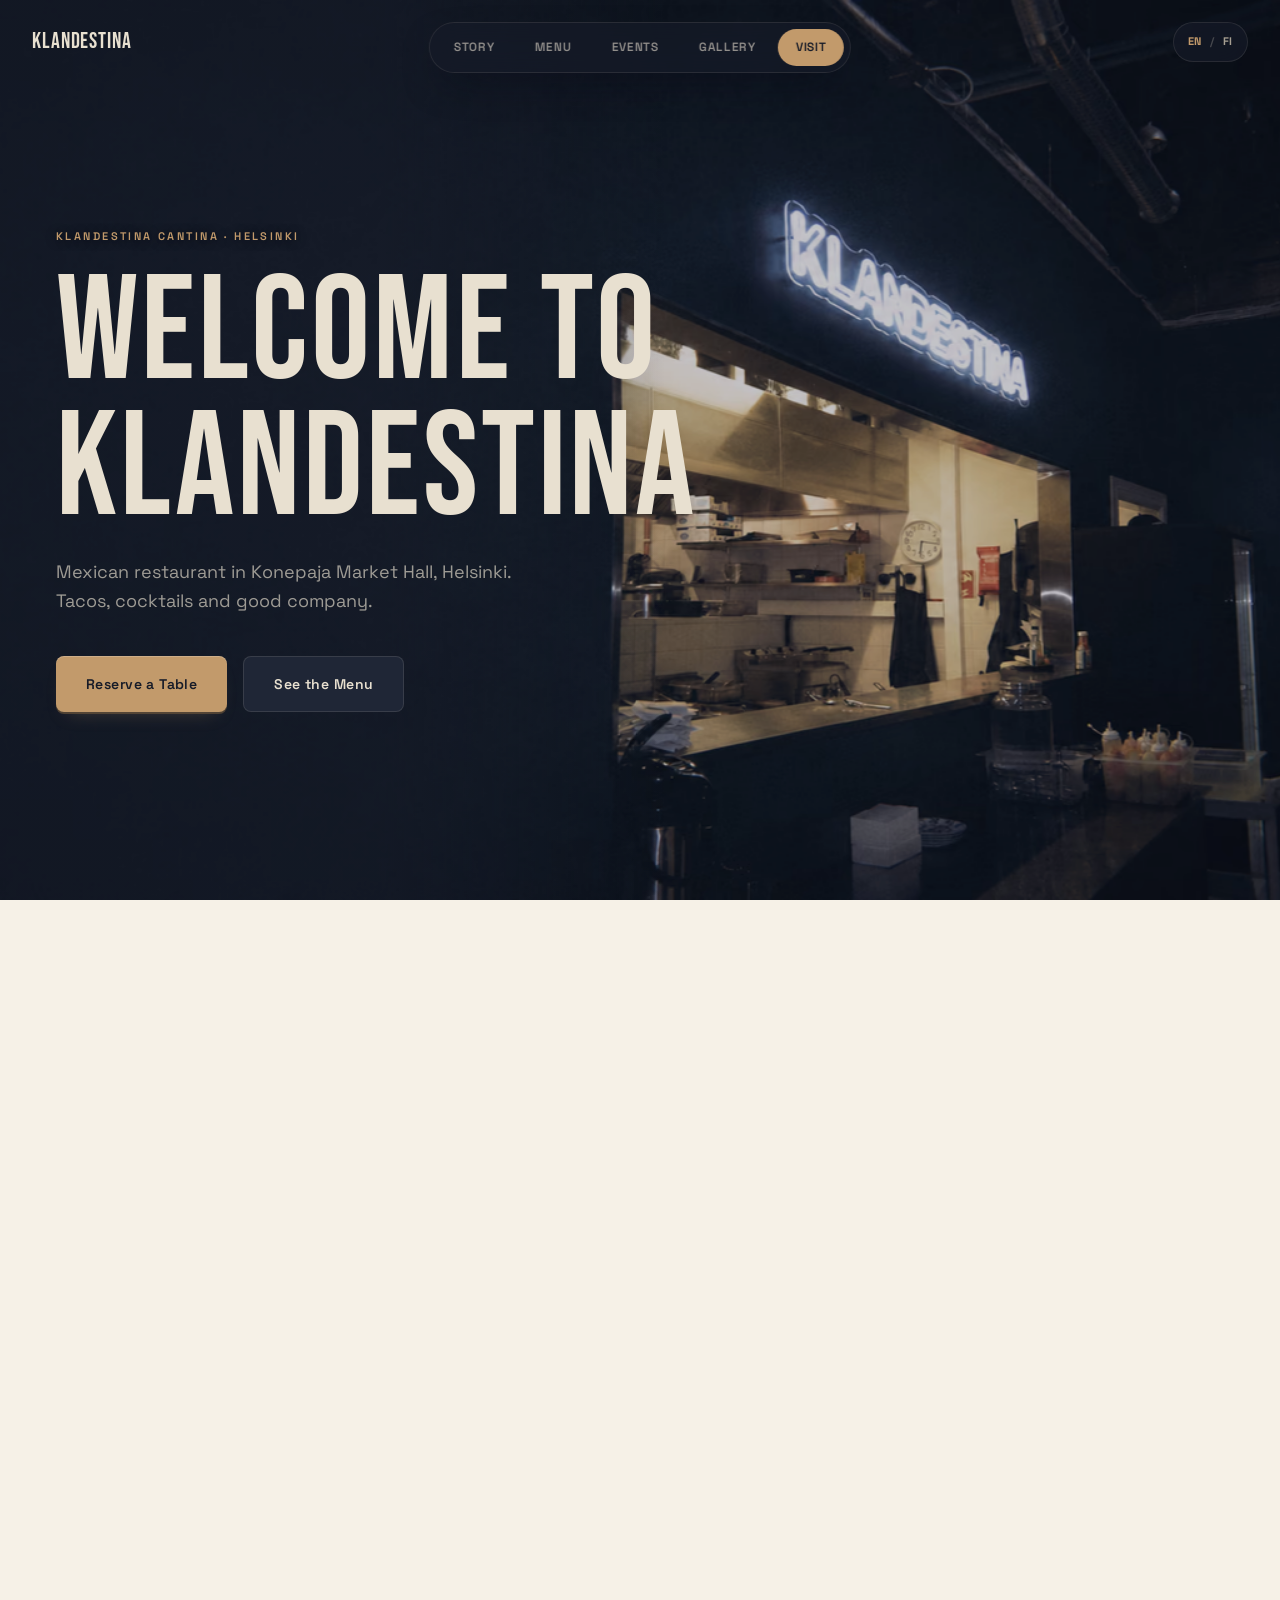
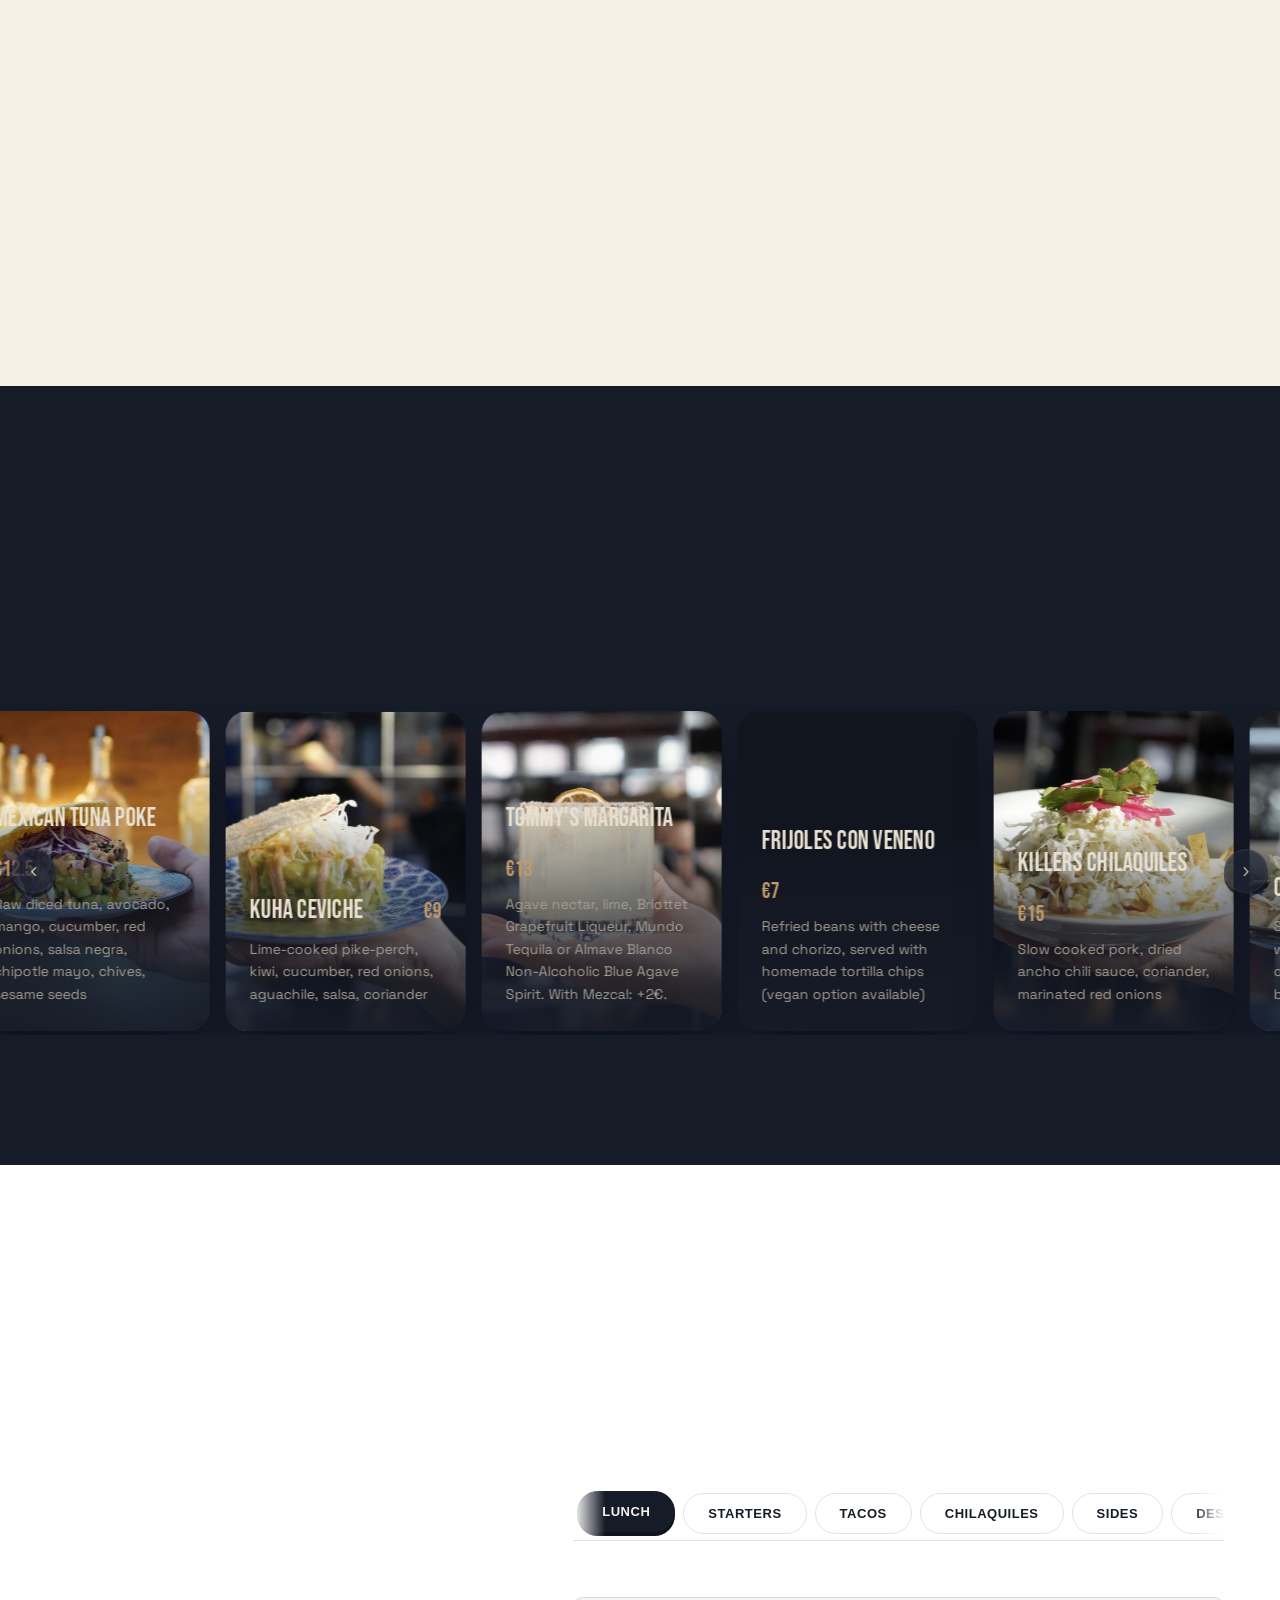
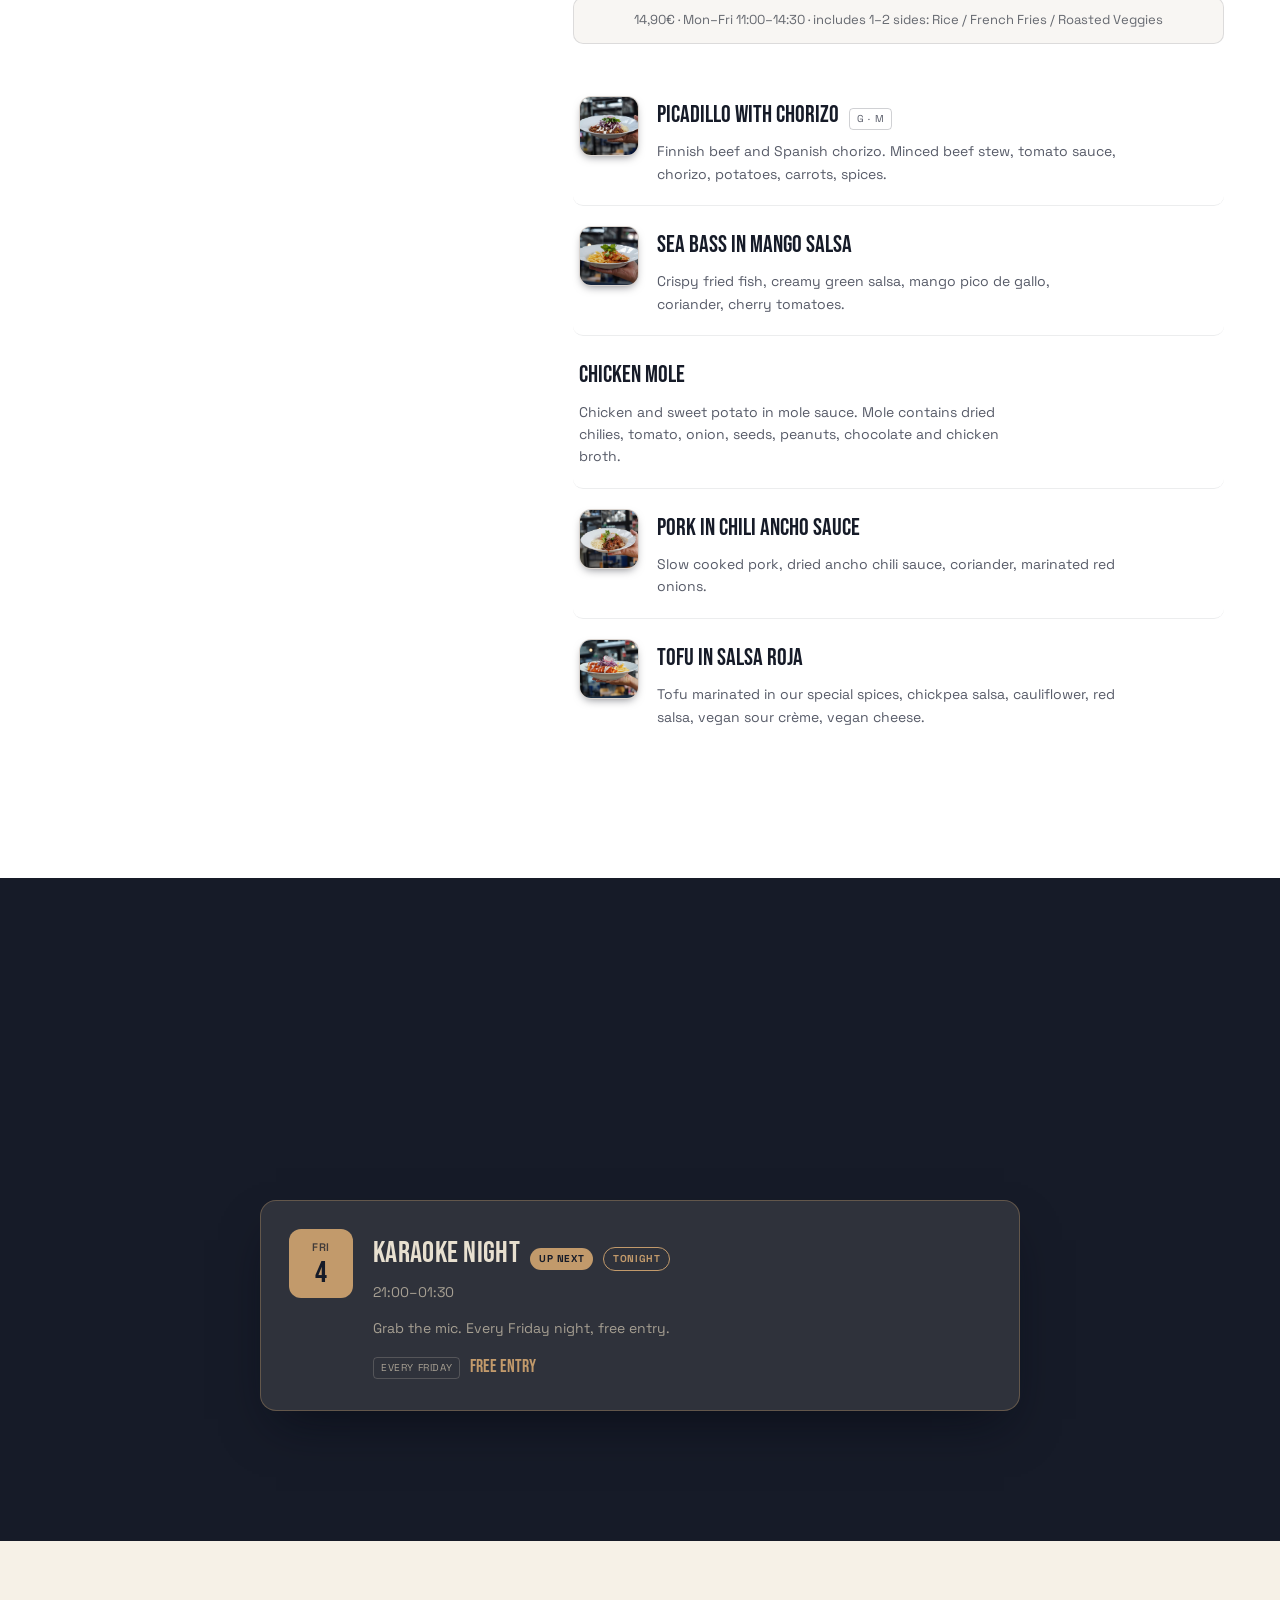
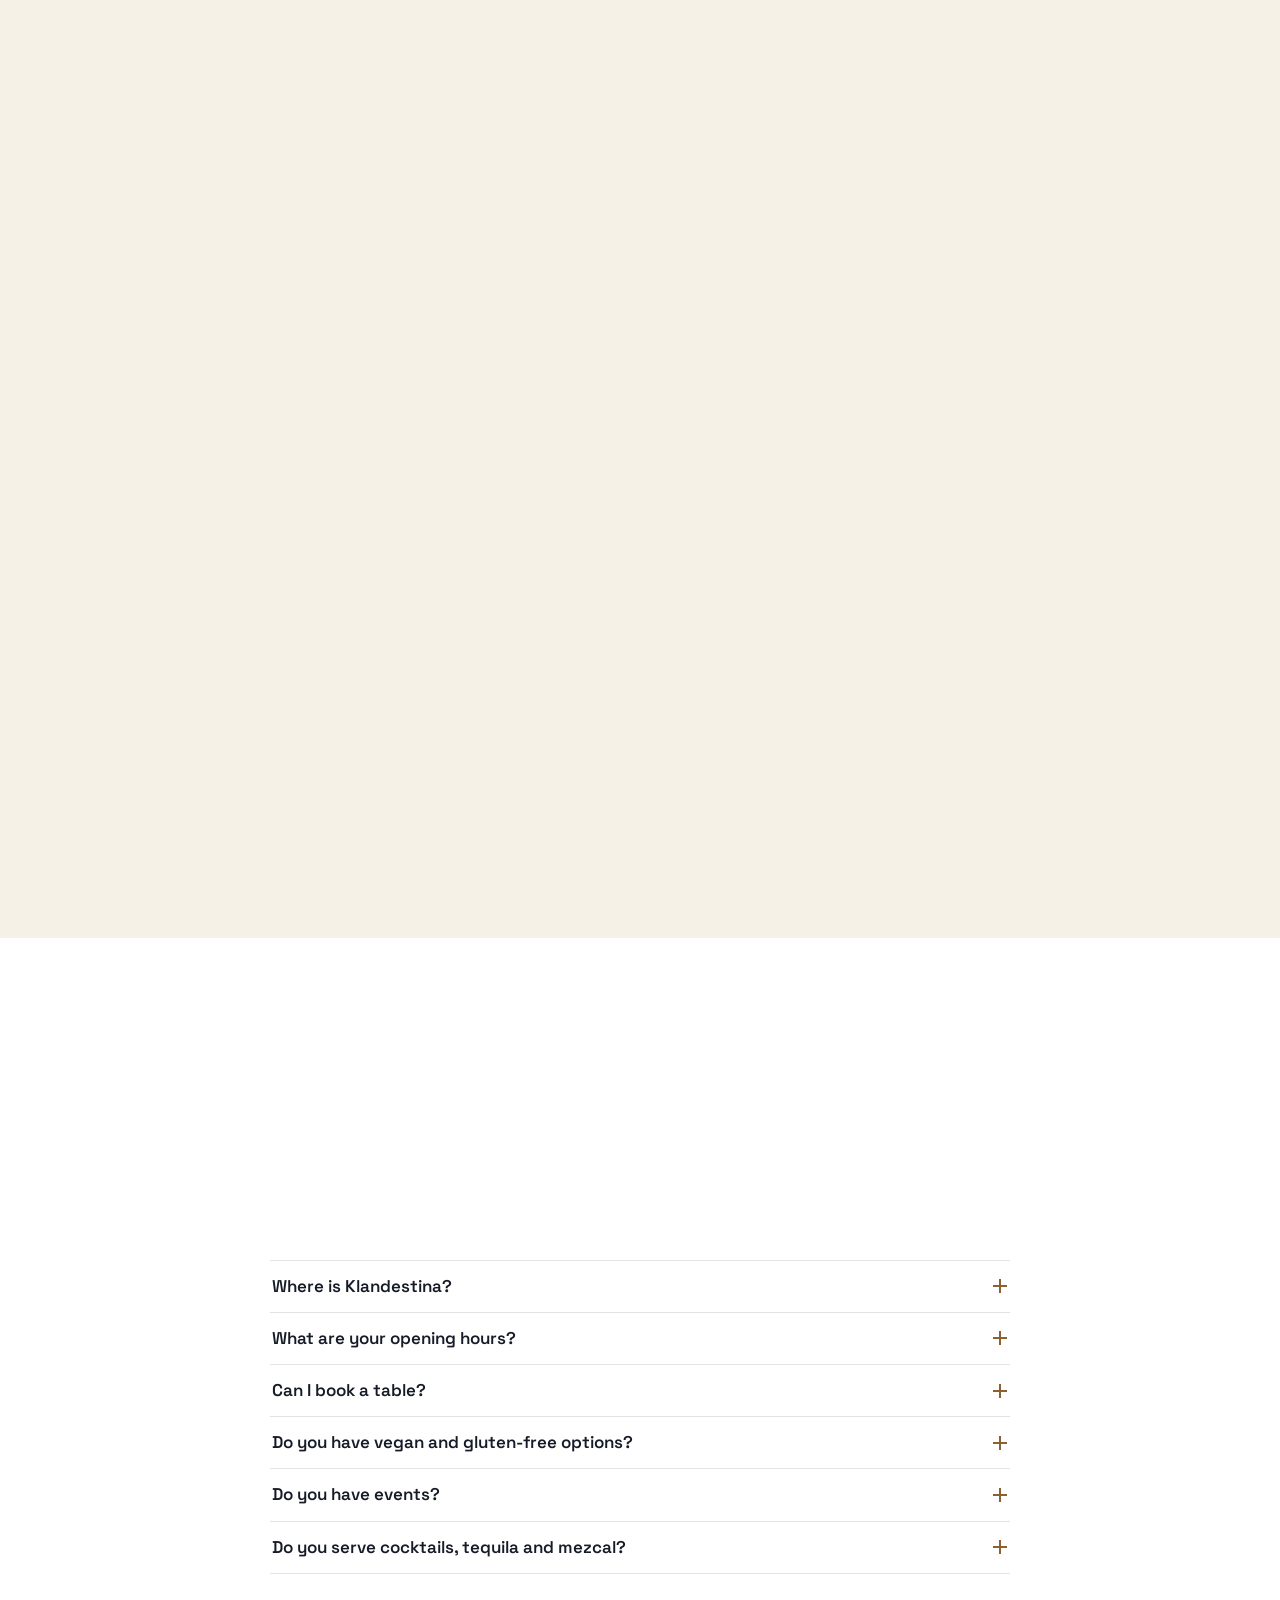
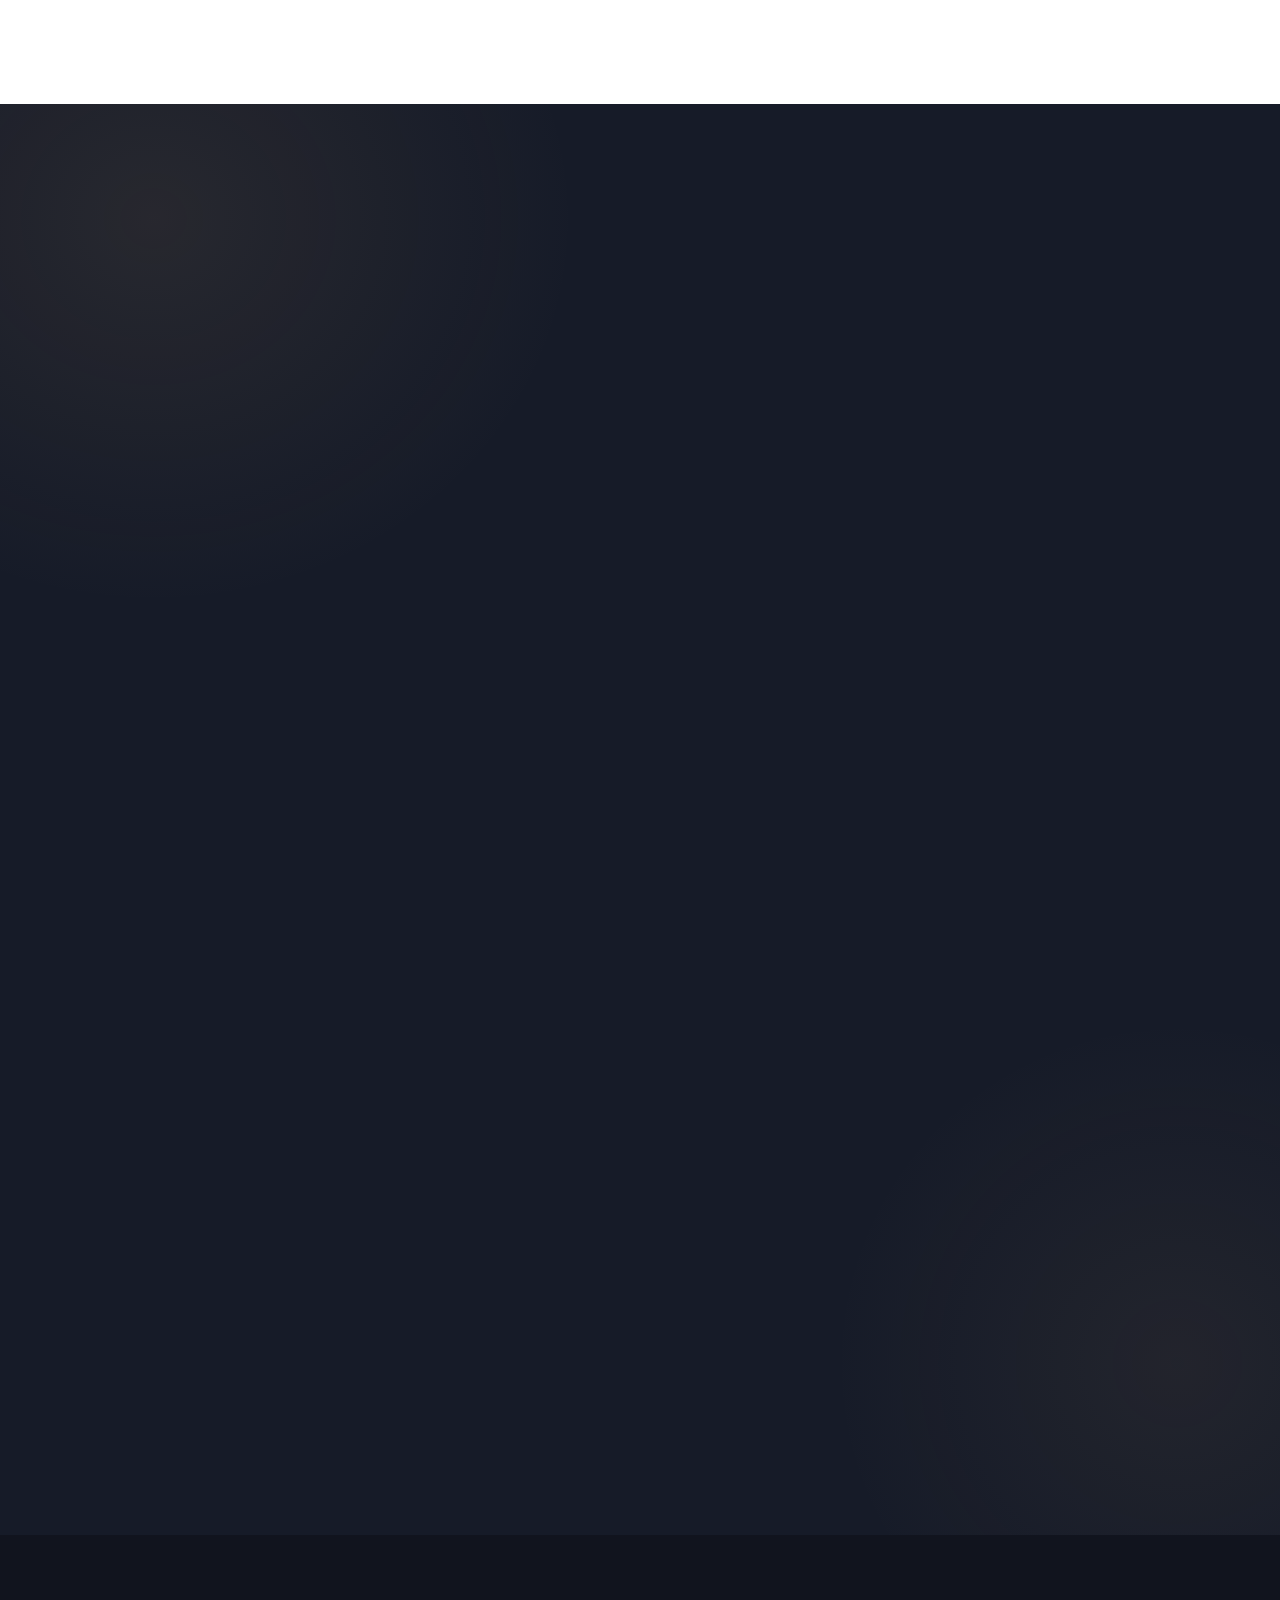
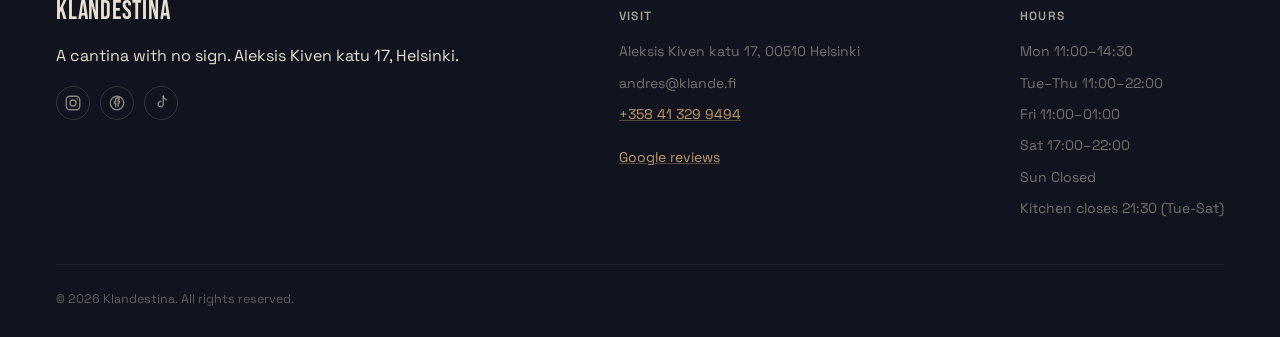
<file: gallery/index.html>
<!doctype html>
<html lang="en">
<head>
  <meta charset="utf-8">
  <meta name="viewport" content="width=device-width, initial-scale=1">
  <title>Klandestina</title>
  <meta name="robots" content="noindex">
  <meta name="theme-color" content="#161b28">
  <link rel="icon" href="/favicon.ico" sizes="any">
  <link rel="canonical" href="https://klande.fi/#gallery">
  <meta http-equiv="refresh" content="0; url=/#gallery">
  <script>location.replace("/#gallery");</script>
  <style>
    body { margin: 0; min-height: 100vh; display: flex; align-items: center; justify-content: center;
      background: #161b28; color: #f6f1e7; font-family: "Space Grotesk", system-ui, sans-serif; text-align: center; padding: 24px; }
    a { color: #e7a855; }
  </style>
</head>
<body>
  <p>Taking you to <a href="/#gallery">the gallery</a>&hellip;</p>
</body>
</html>
</file>
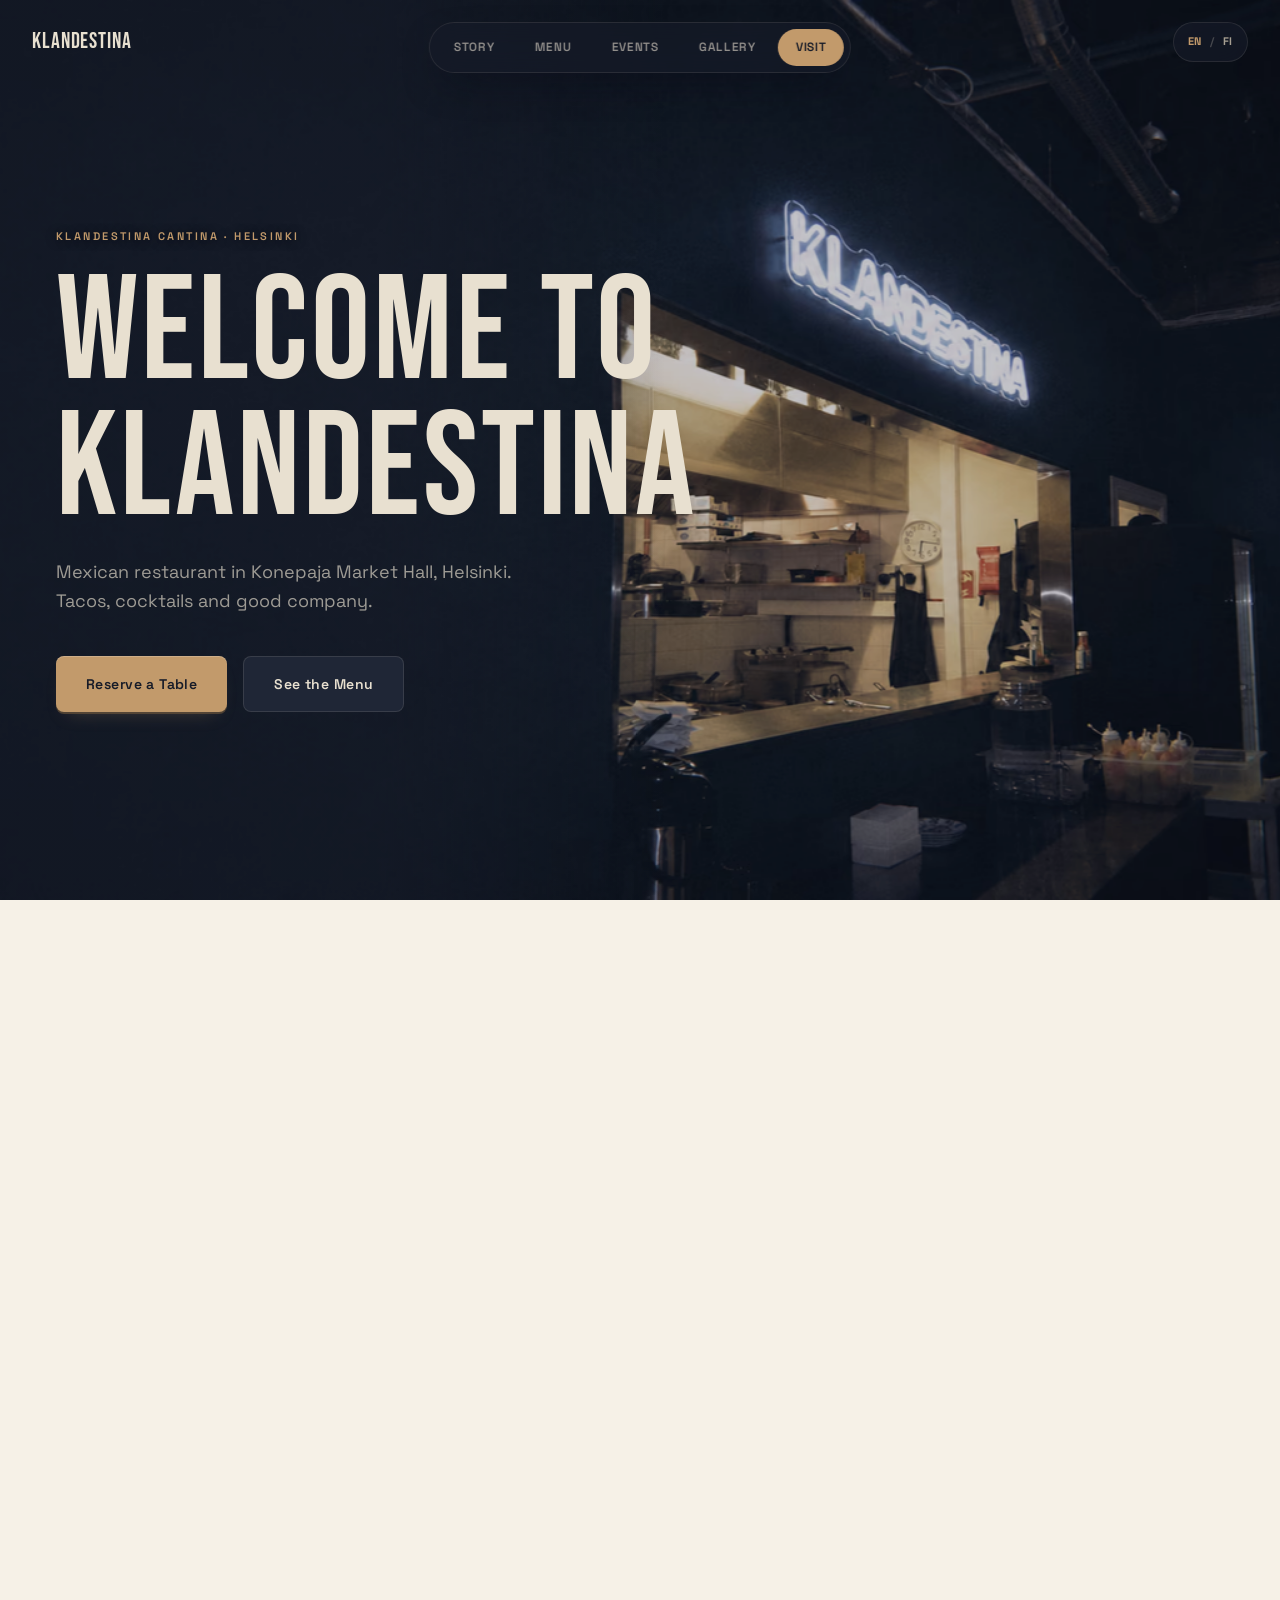
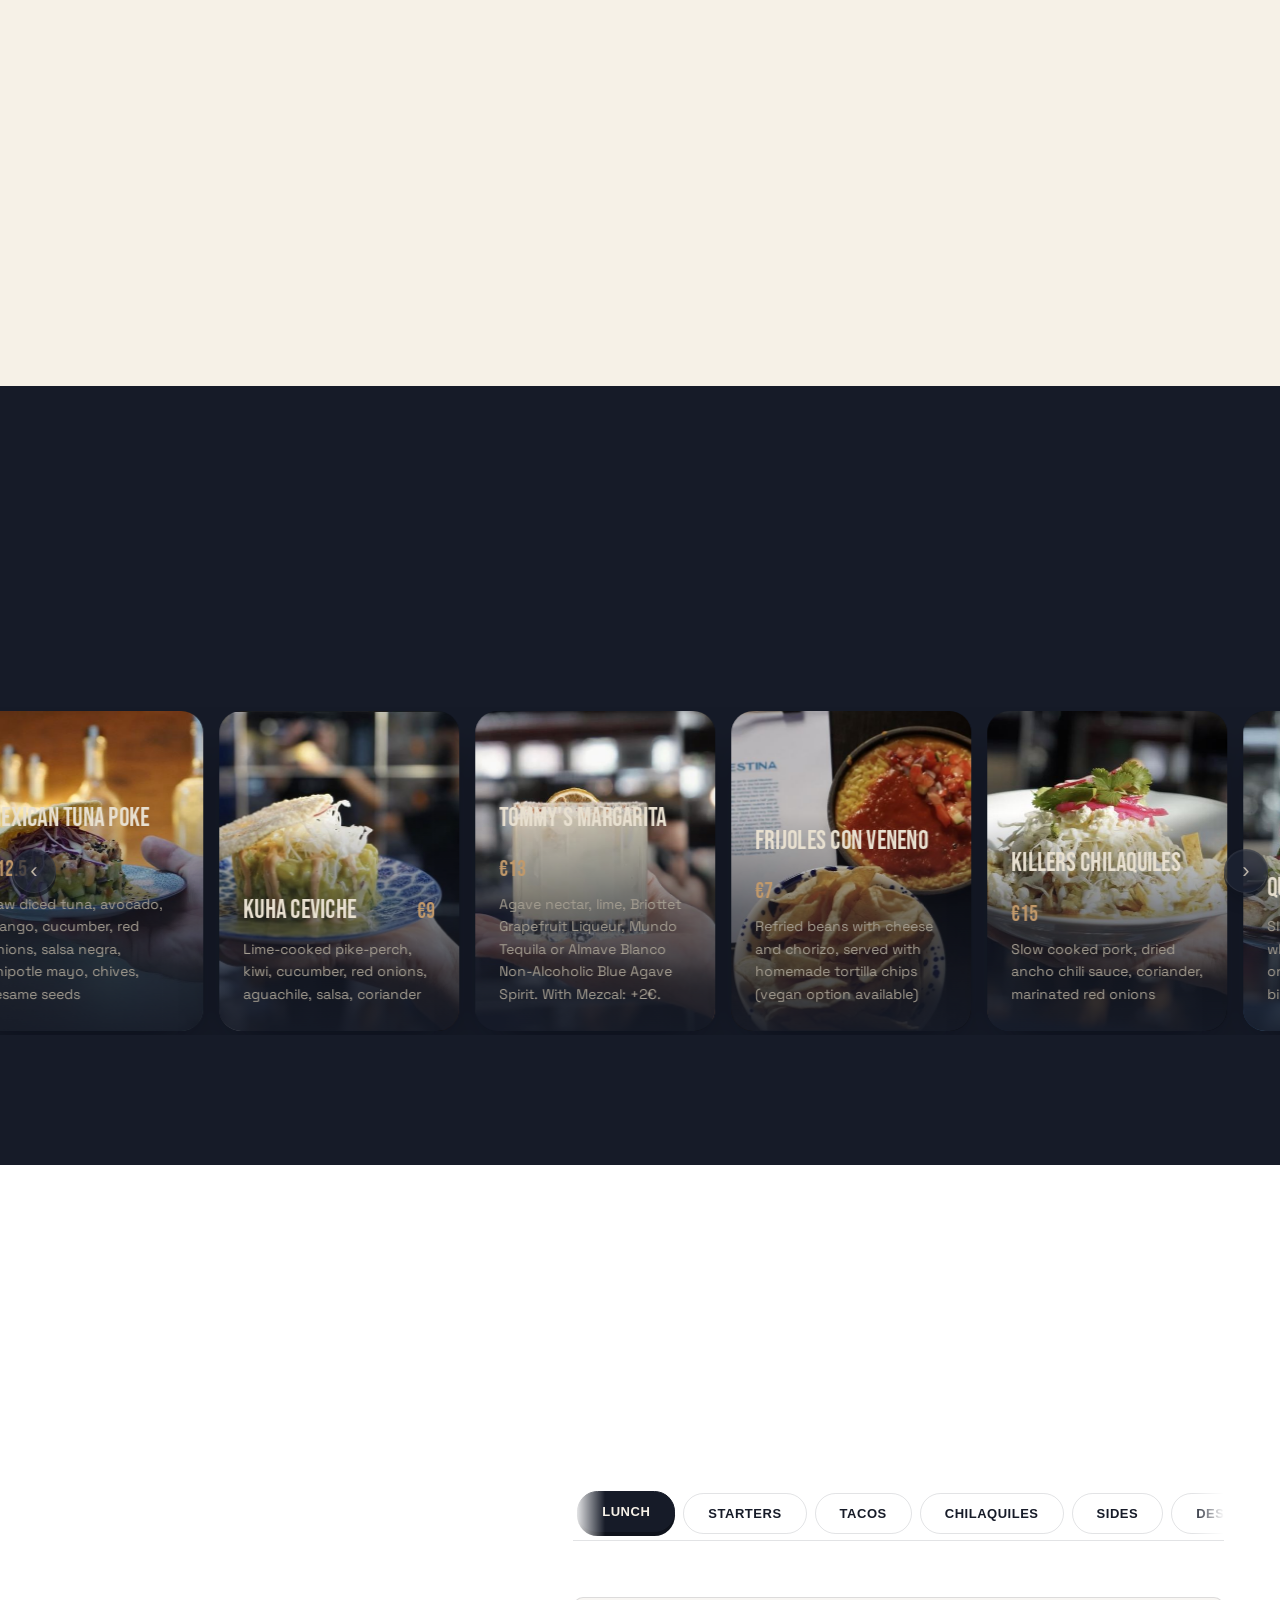
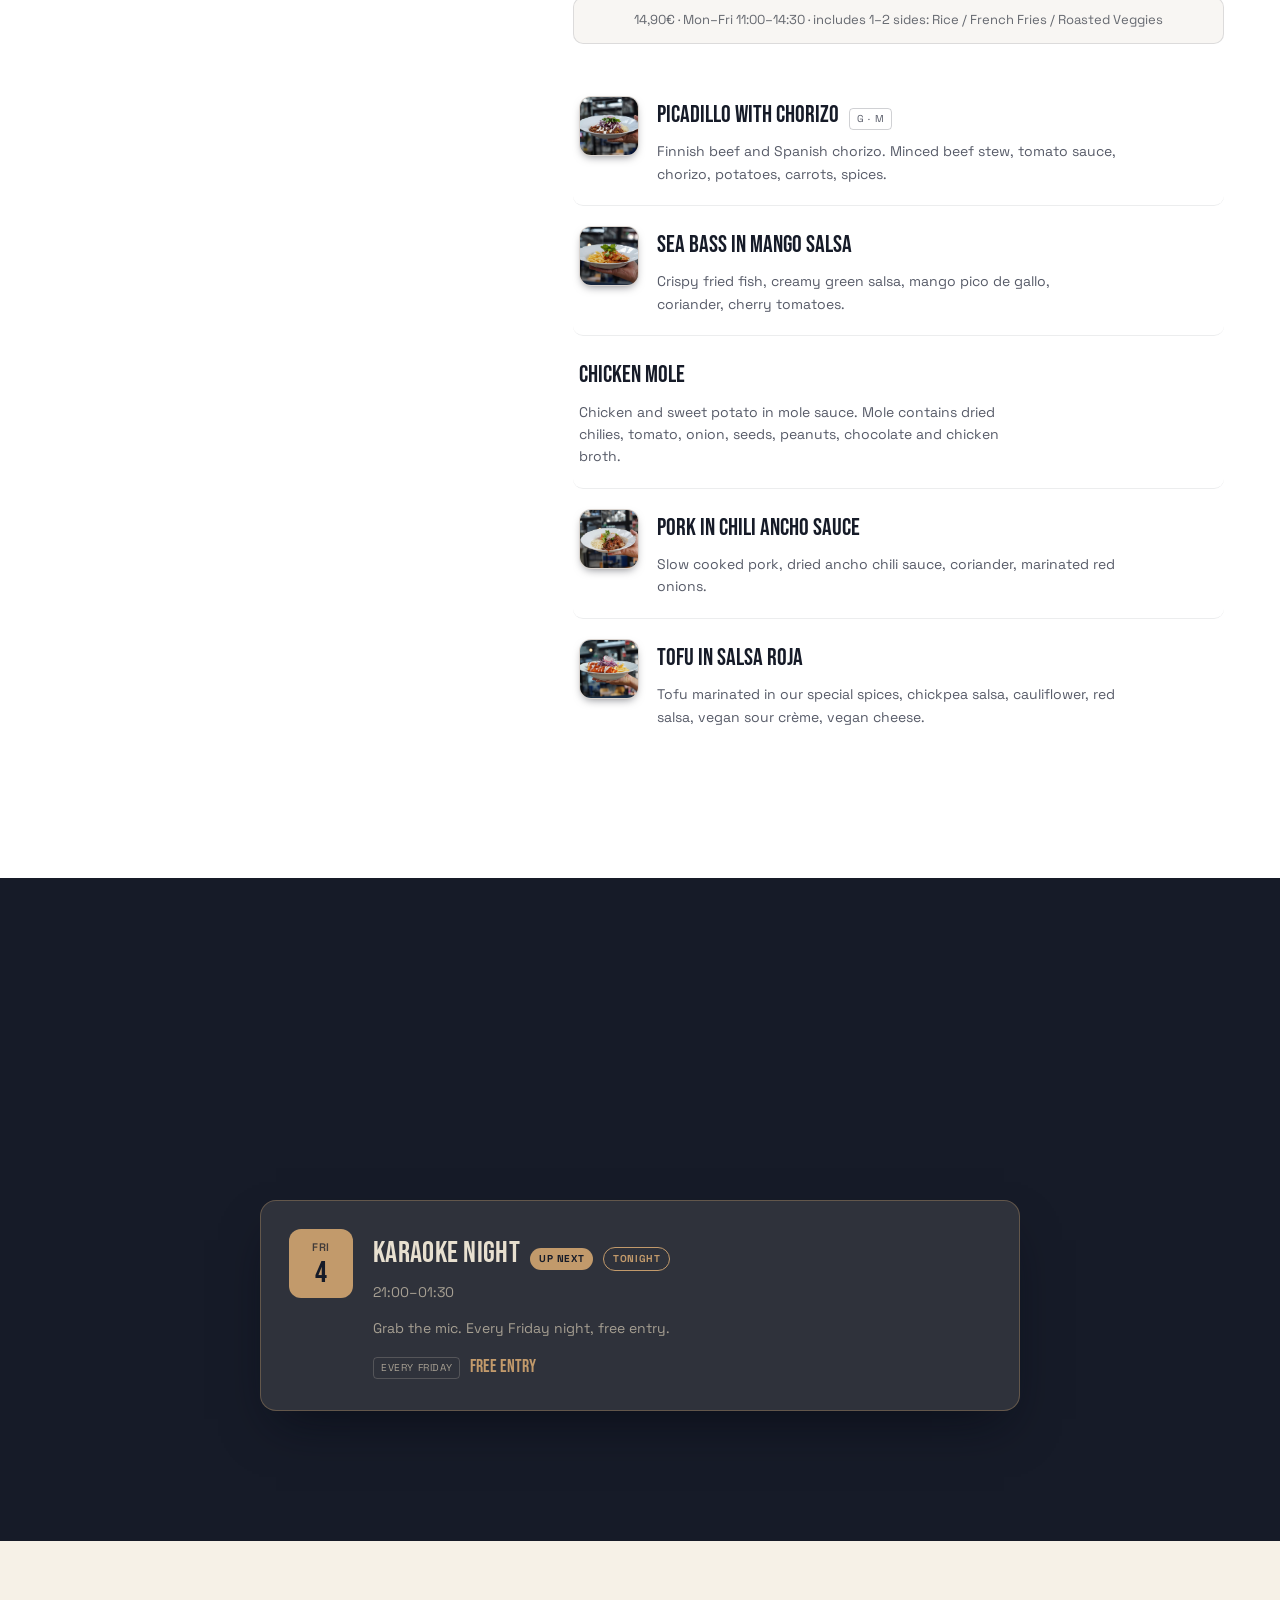
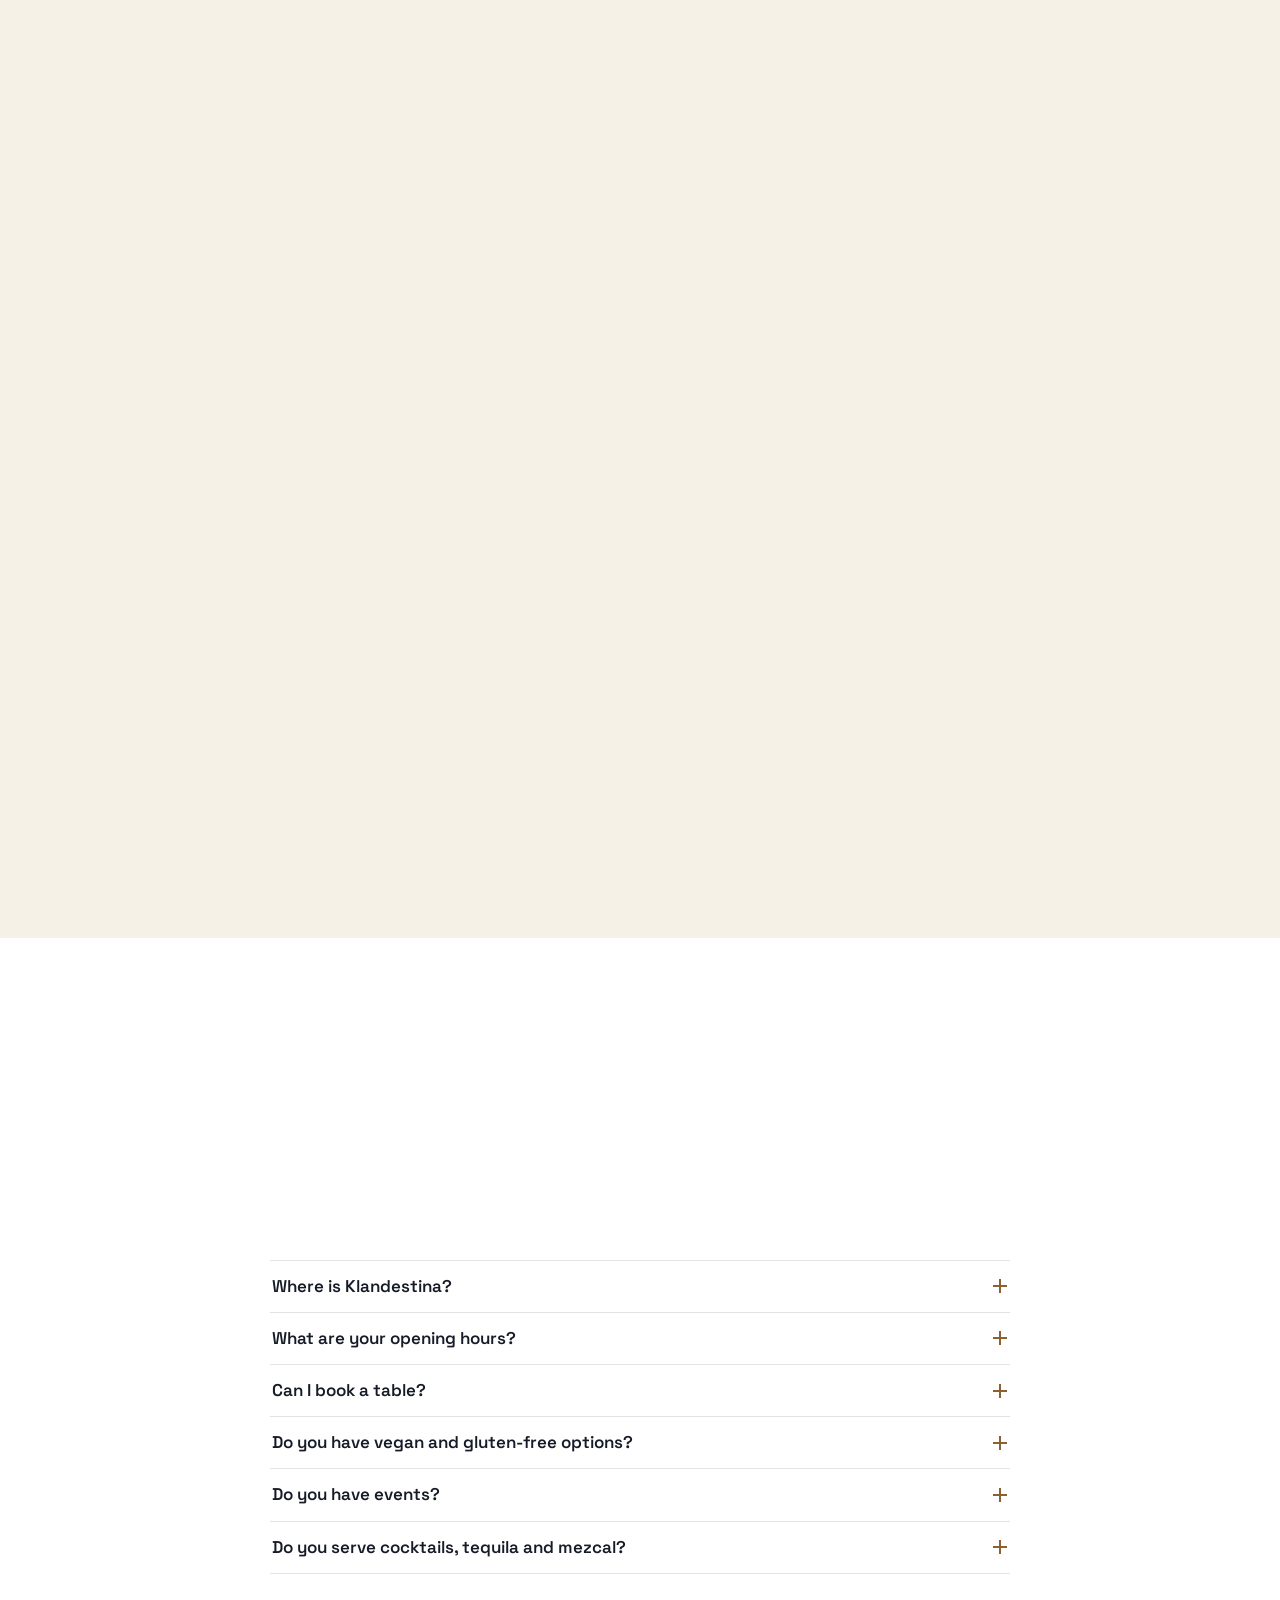
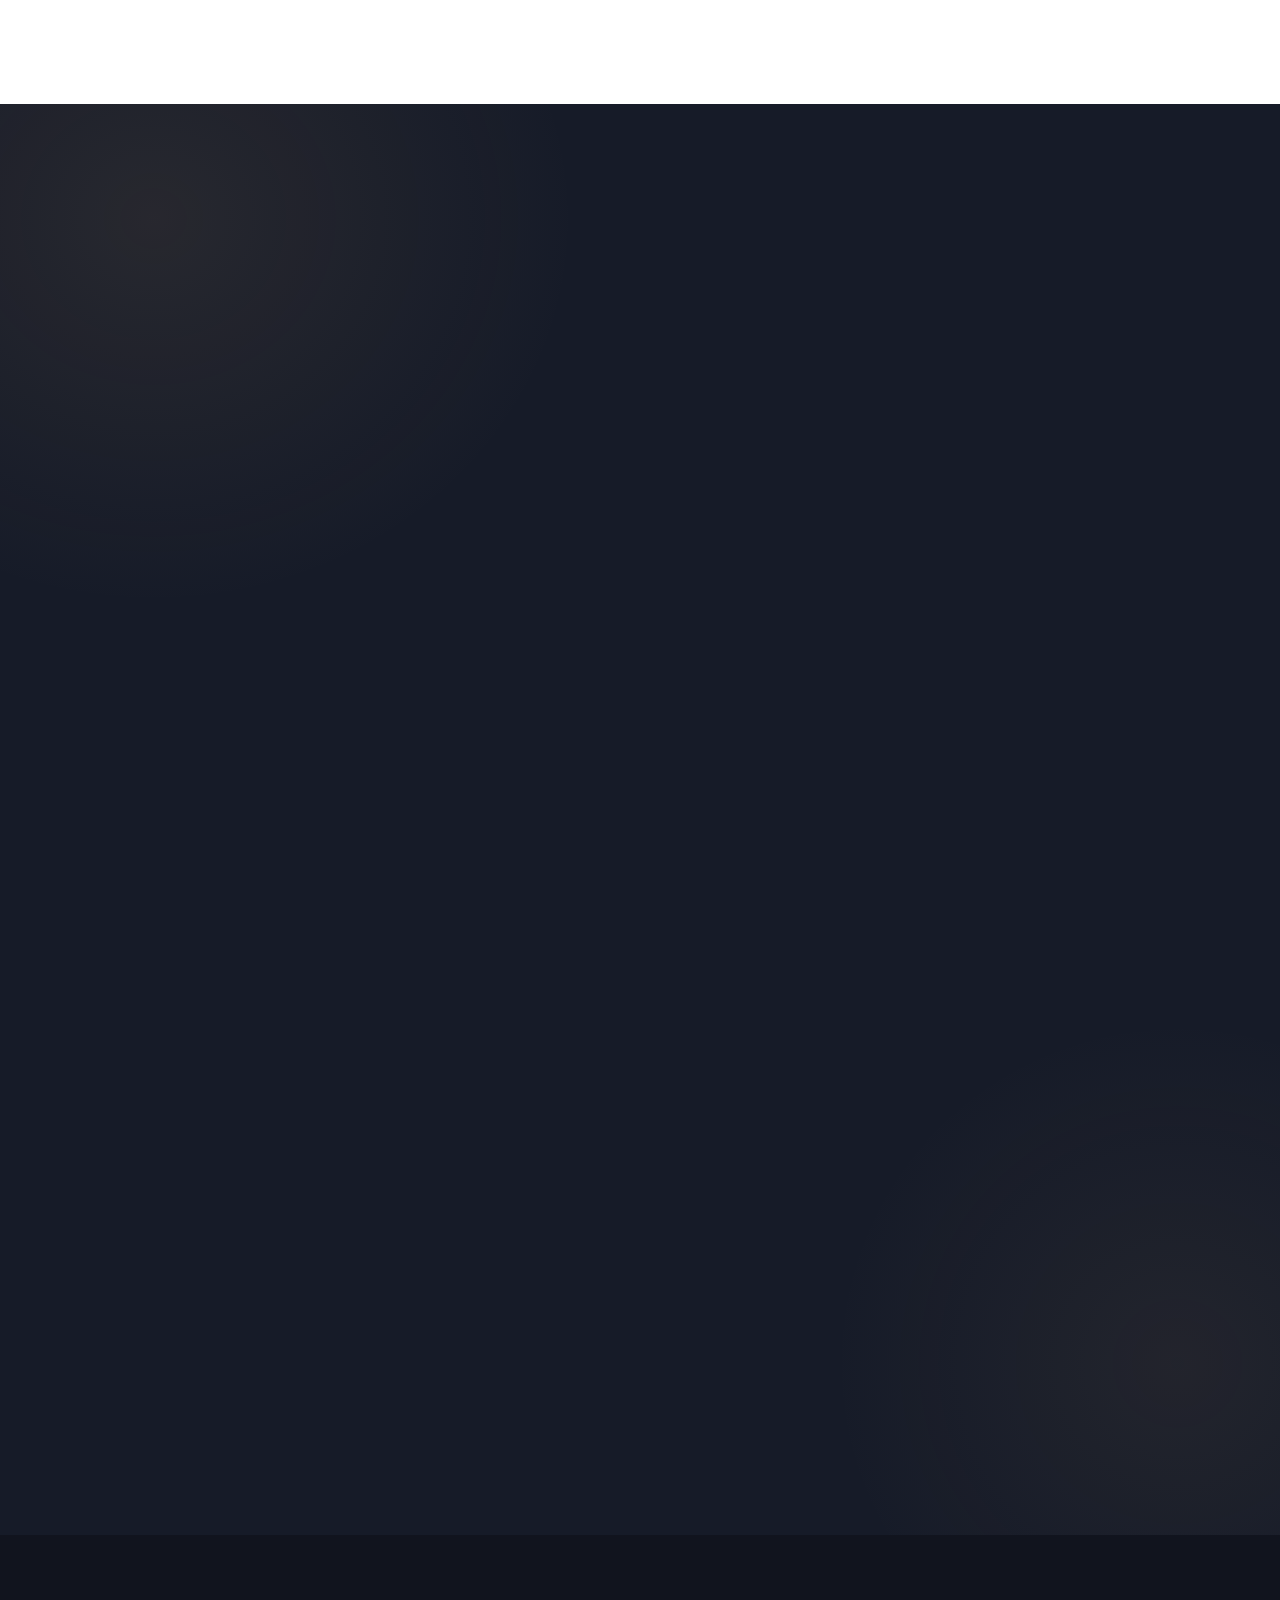
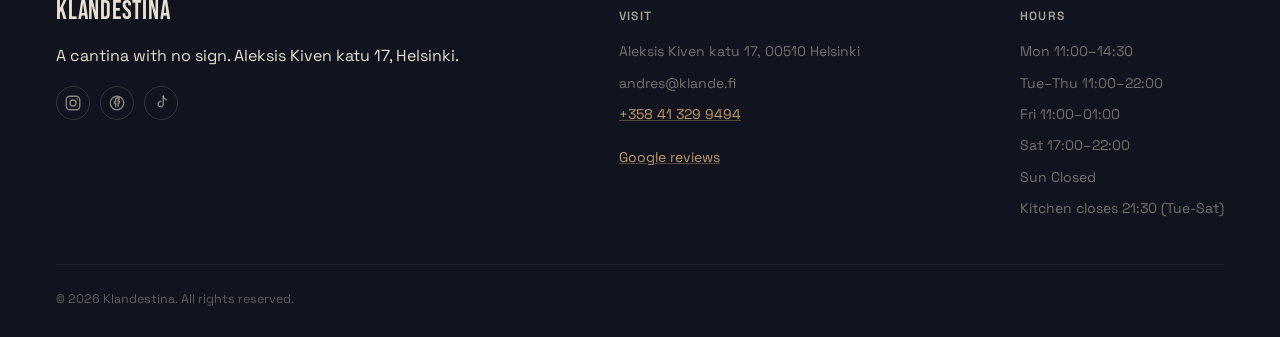
<file: home/index.html>
<!doctype html>
<html lang="en">
<head>
  <meta charset="utf-8">
  <meta name="viewport" content="width=device-width, initial-scale=1">
  <title>Klandestina</title>
  <meta name="robots" content="noindex">
  <meta name="theme-color" content="#161b28">
  <link rel="icon" href="/favicon.ico" sizes="any">
  <link rel="canonical" href="https://klande.fi/">
  <meta http-equiv="refresh" content="0; url=/">
  <script>location.replace("/");</script>
  <style>
    body { margin: 0; min-height: 100vh; display: flex; align-items: center; justify-content: center;
      background: #161b28; color: #f6f1e7; font-family: "Space Grotesk", system-ui, sans-serif; text-align: center; padding: 24px; }
    a { color: #e7a855; }
  </style>
</head>
<body>
  <p>Taking you to <a href="/">the homepage</a>&hellip;</p>
</body>
</html>
</file>
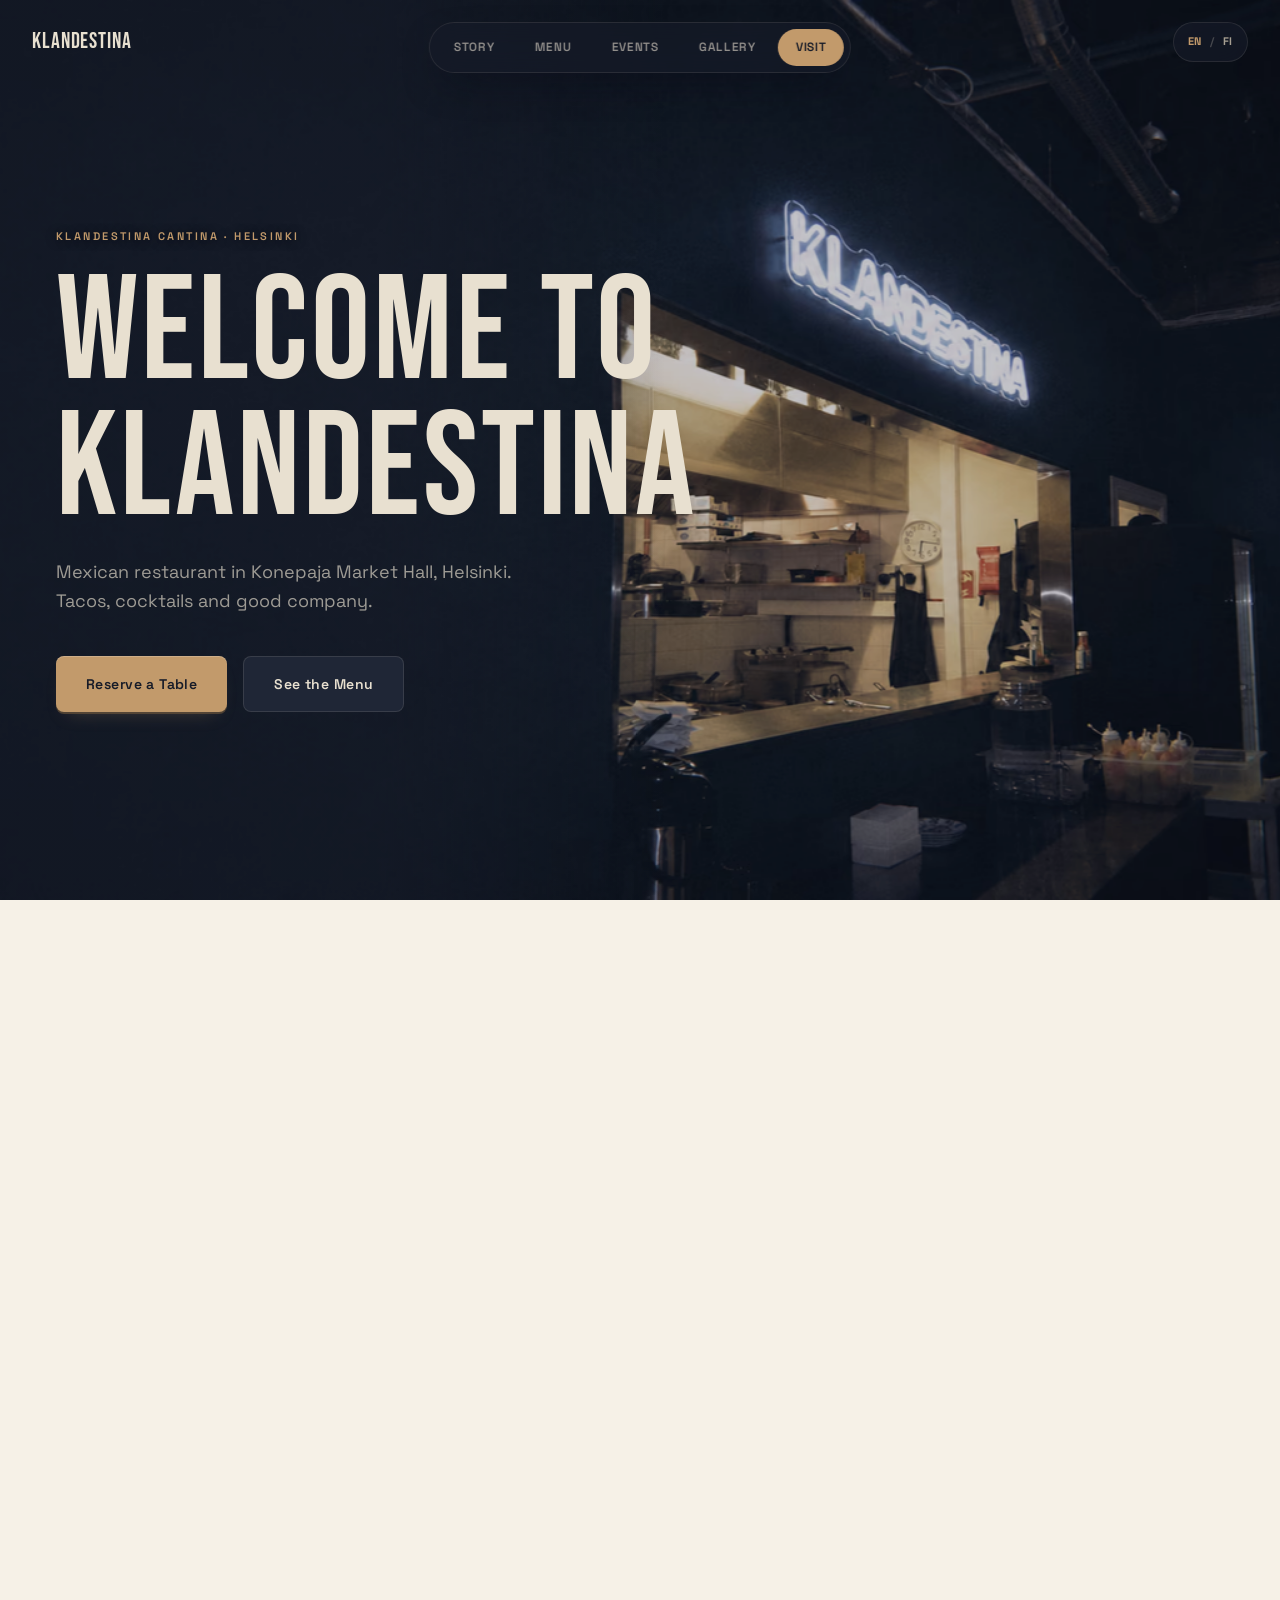
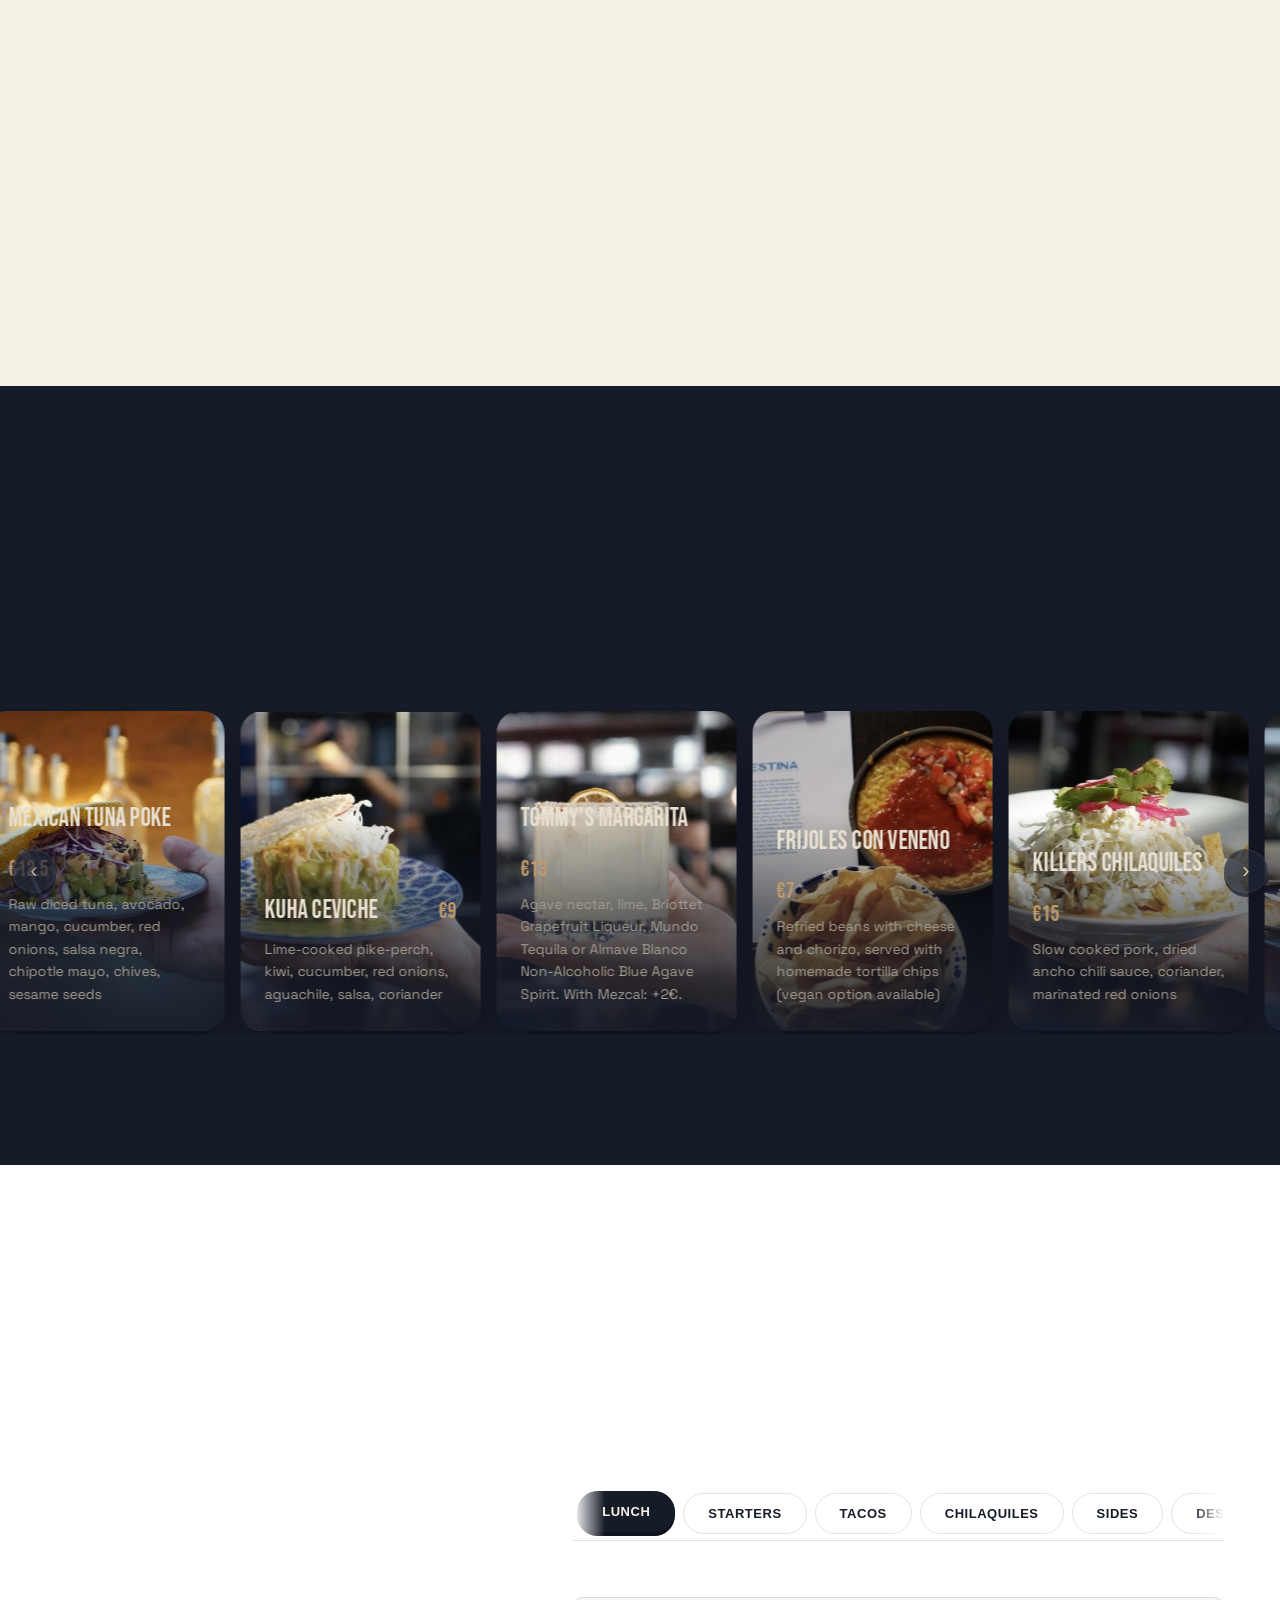
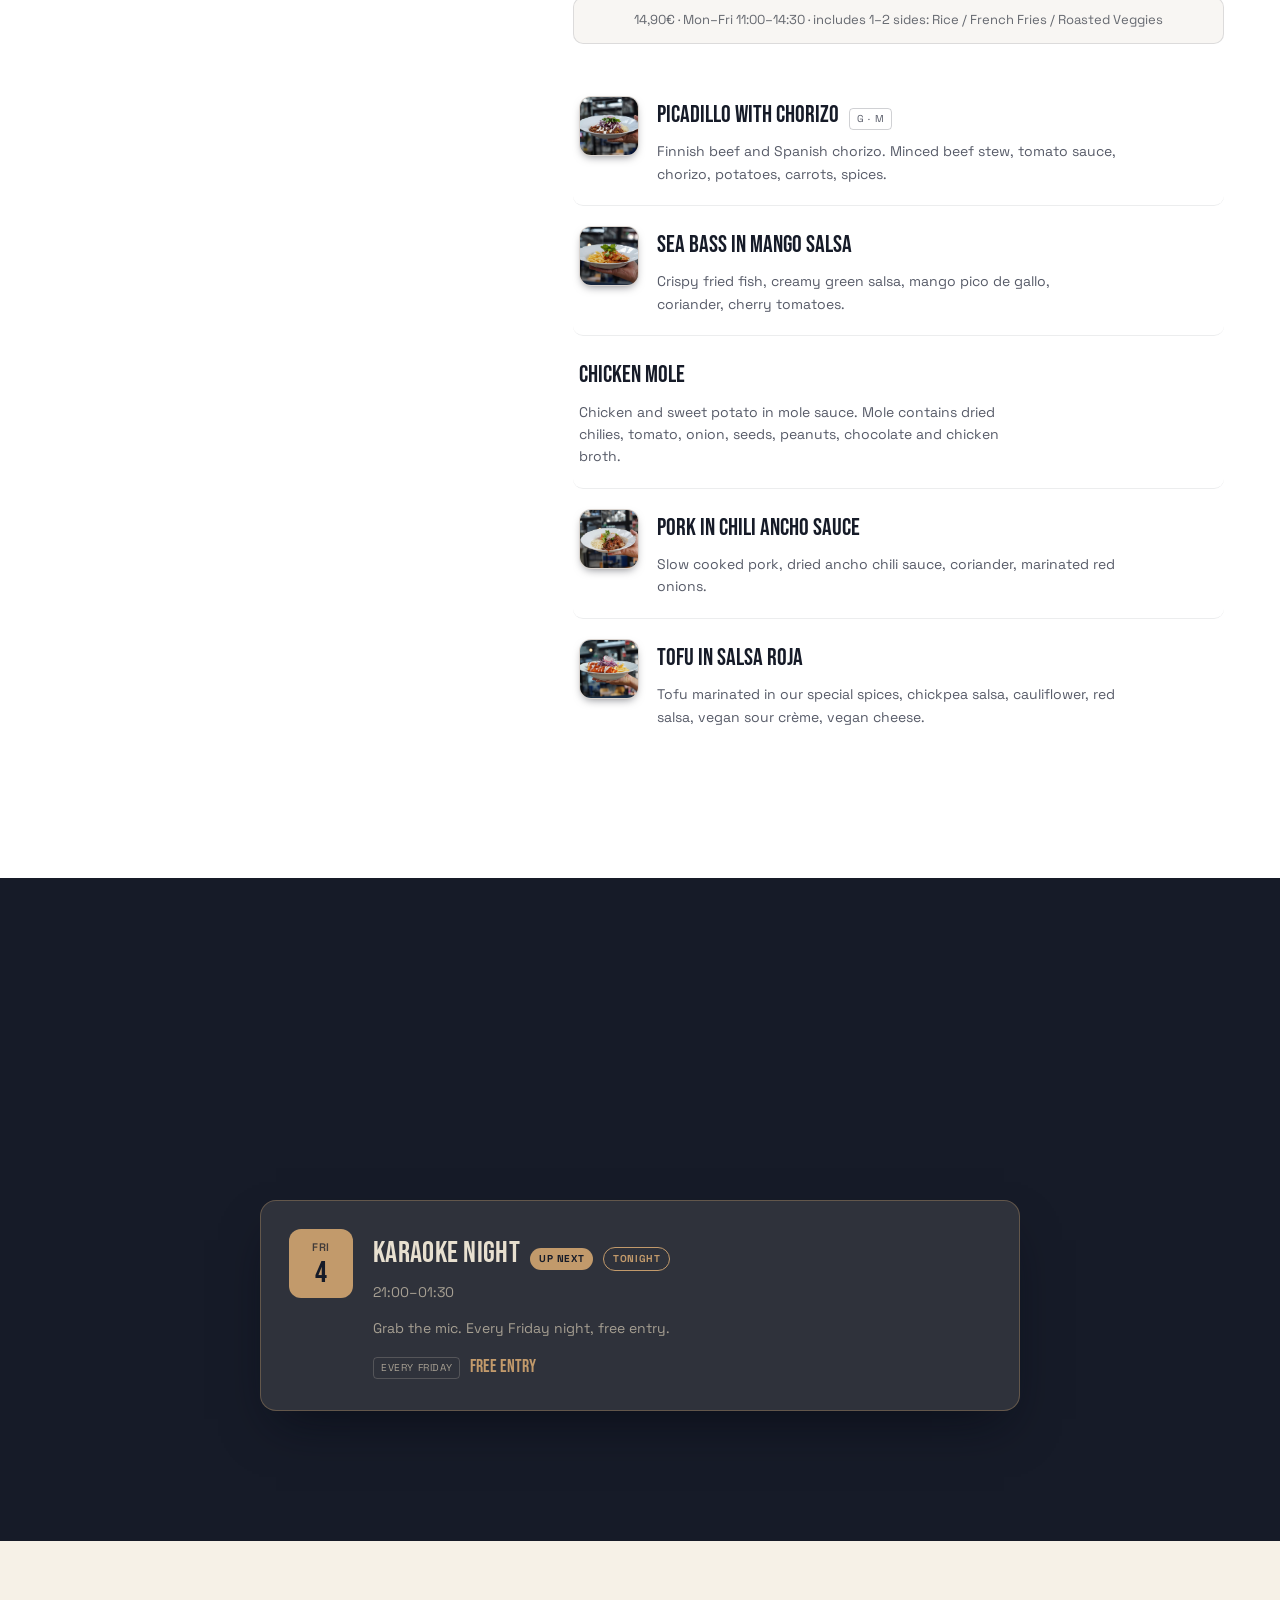
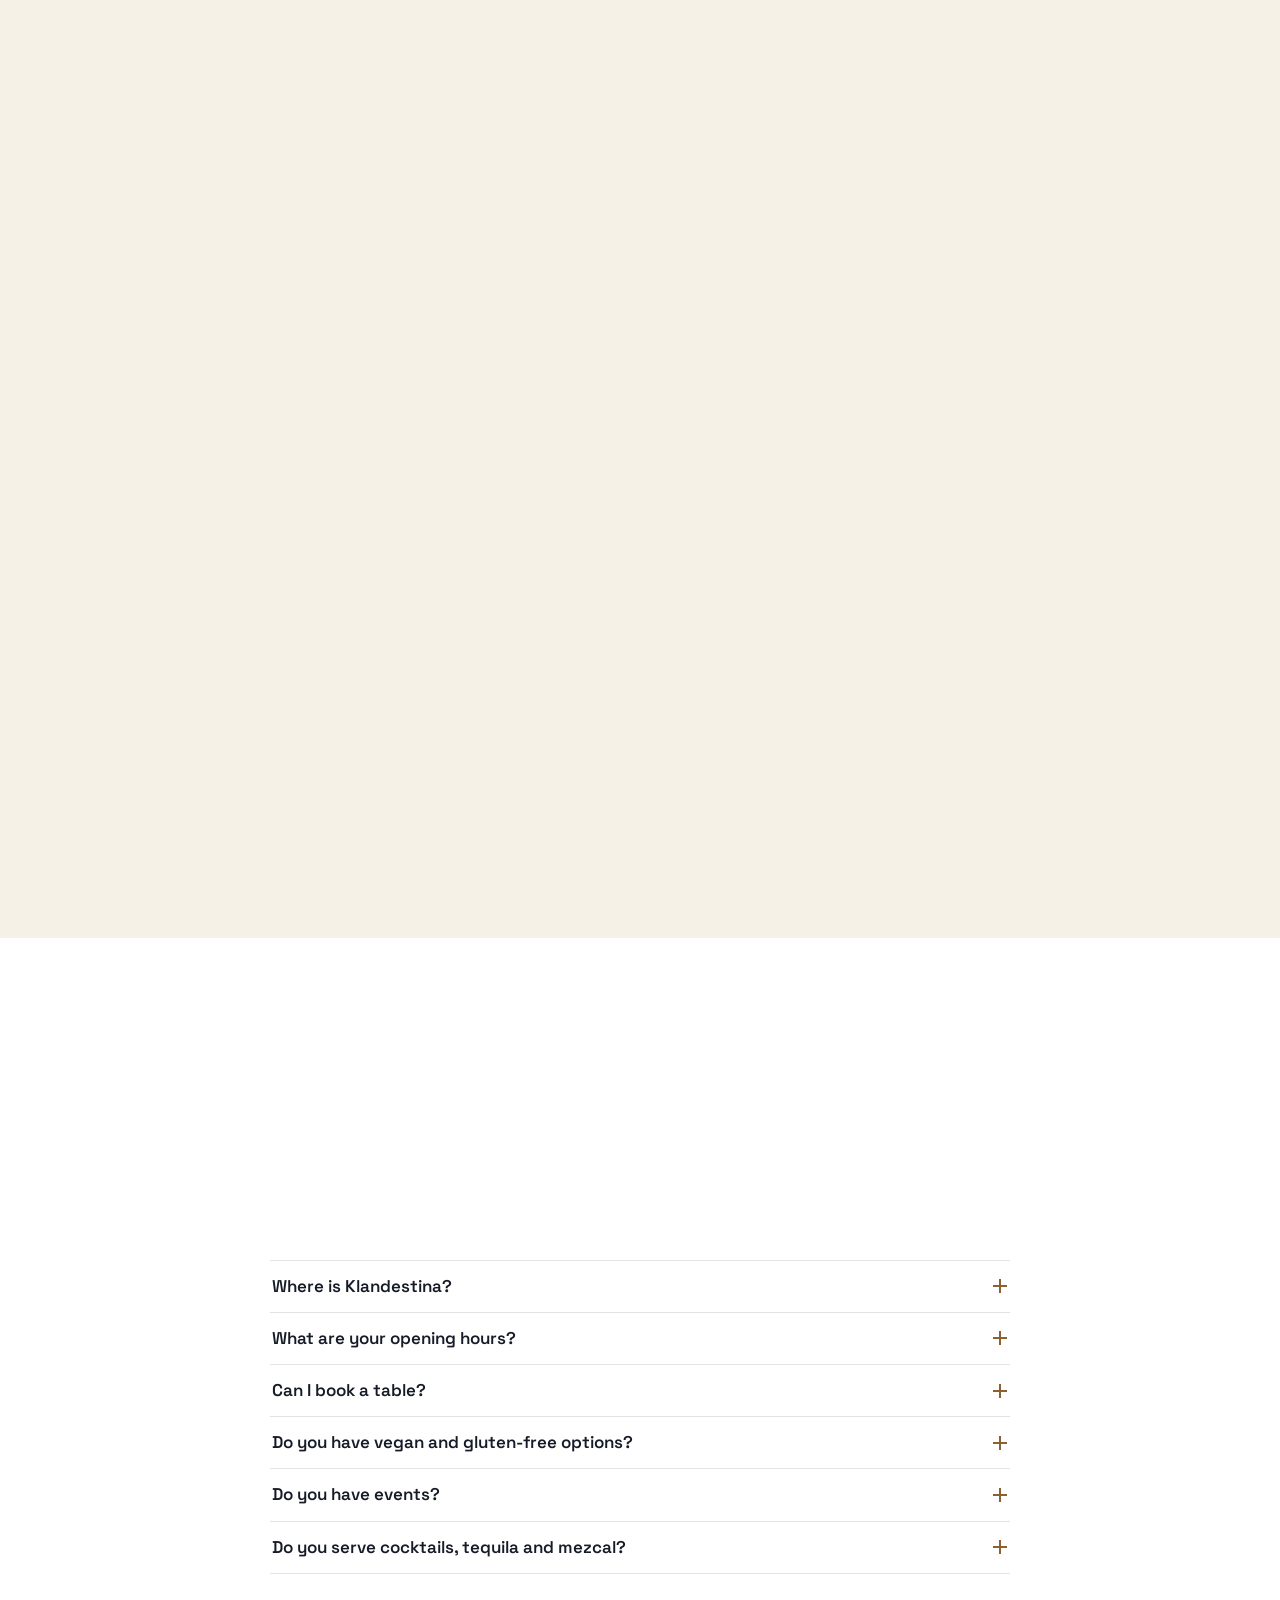
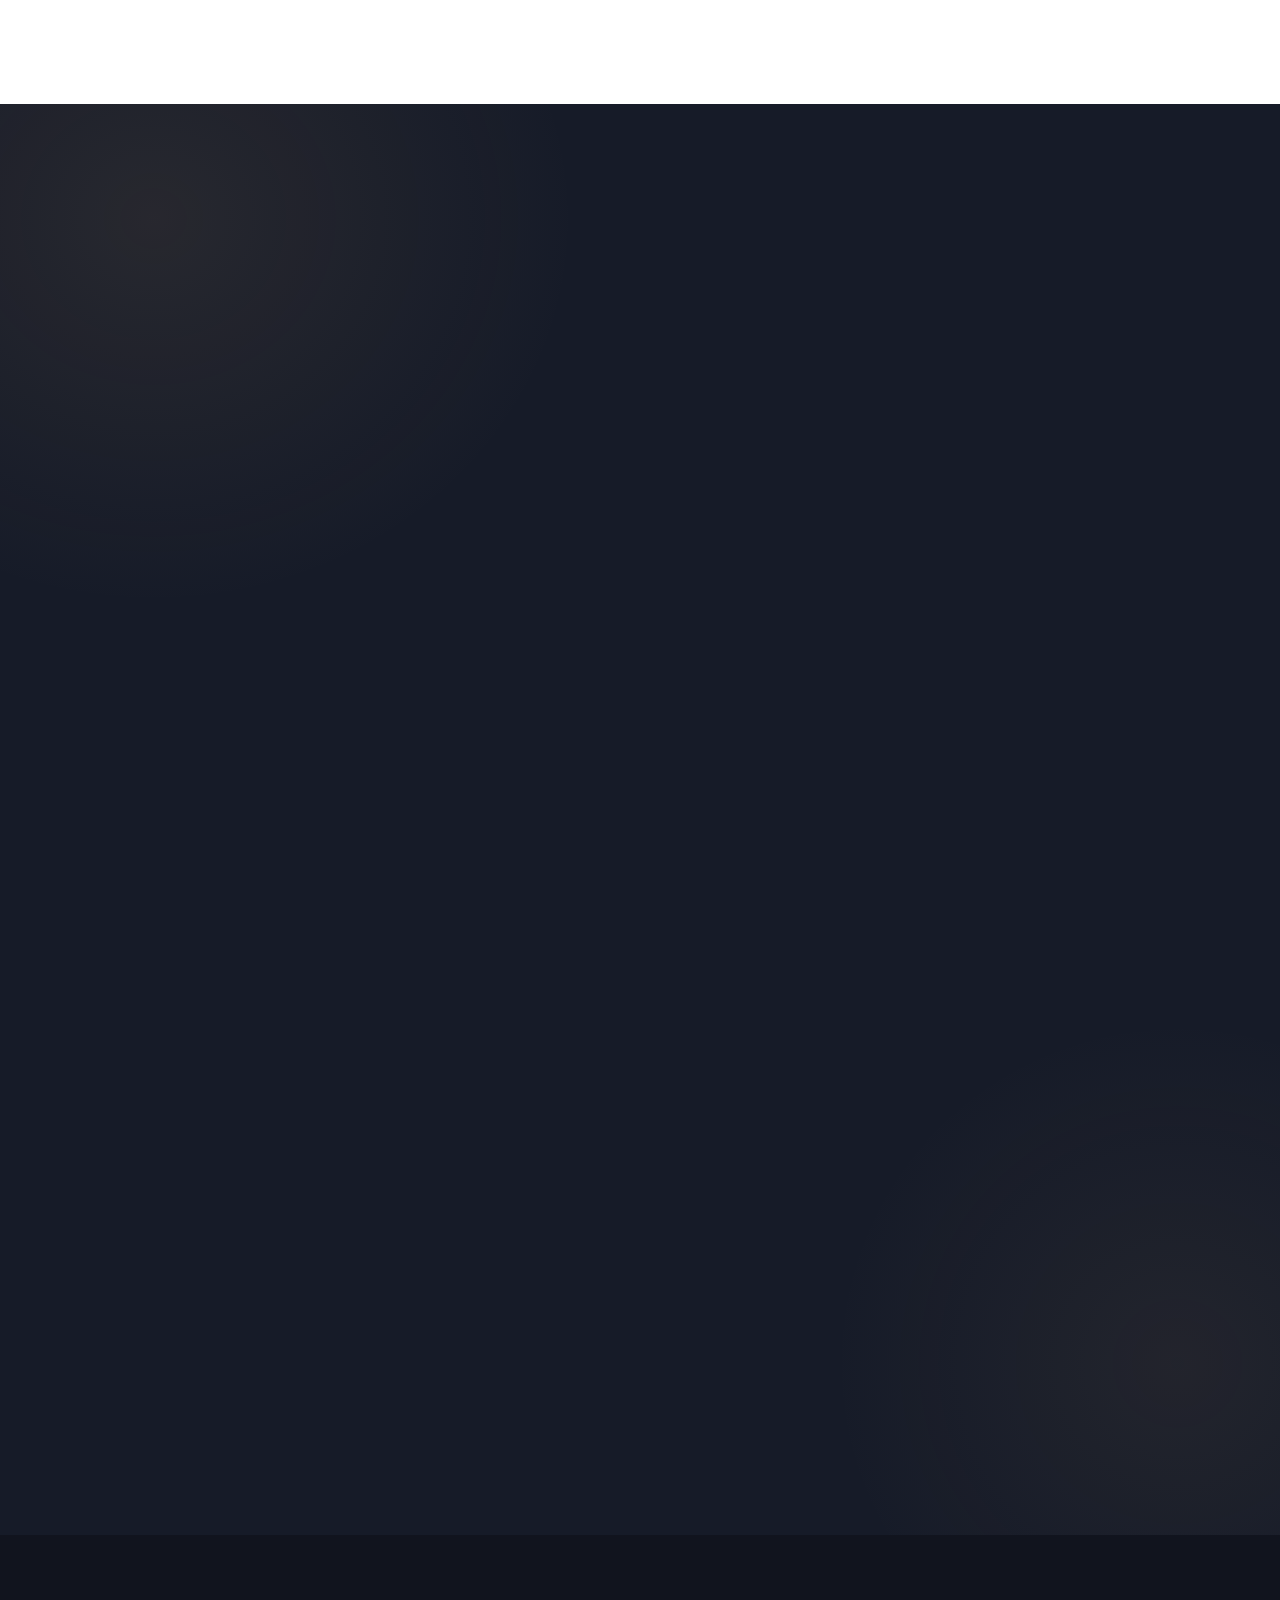
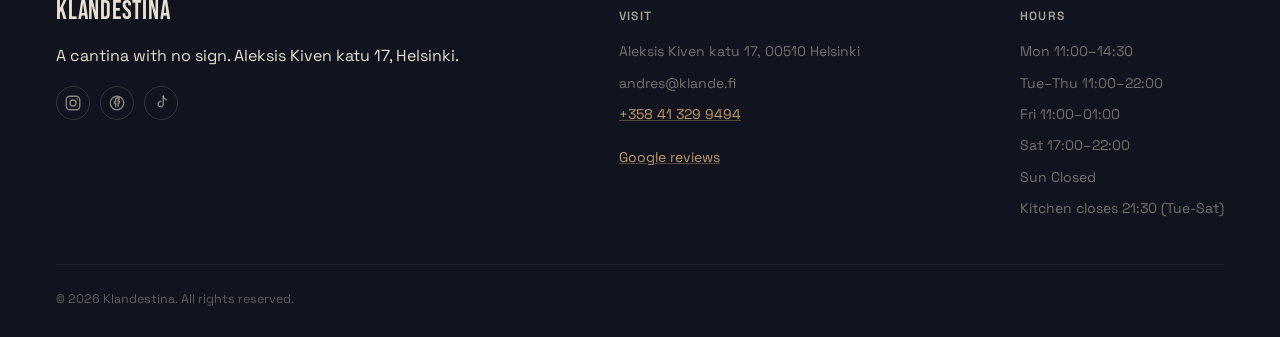
<file: menu/index.html>
<!doctype html>
<html lang="en">
<head>
  <meta charset="utf-8">
  <meta name="viewport" content="width=device-width, initial-scale=1">
  <title>Klandestina</title>
  <meta name="robots" content="noindex">
  <meta name="theme-color" content="#161b28">
  <link rel="icon" href="/favicon.ico" sizes="any">
  <link rel="canonical" href="https://klande.fi/#menu">
  <meta http-equiv="refresh" content="0; url=/#menu">
  <script>location.replace("/#menu");</script>
  <style>
    body { margin: 0; min-height: 100vh; display: flex; align-items: center; justify-content: center;
      background: #161b28; color: #f6f1e7; font-family: "Space Grotesk", system-ui, sans-serif; text-align: center; padding: 24px; }
    a { color: #e7a855; }
  </style>
</head>
<body>
  <p>Taking you to <a href="/#menu">the menu</a>&hellip;</p>
</body>
</html>
</file>
